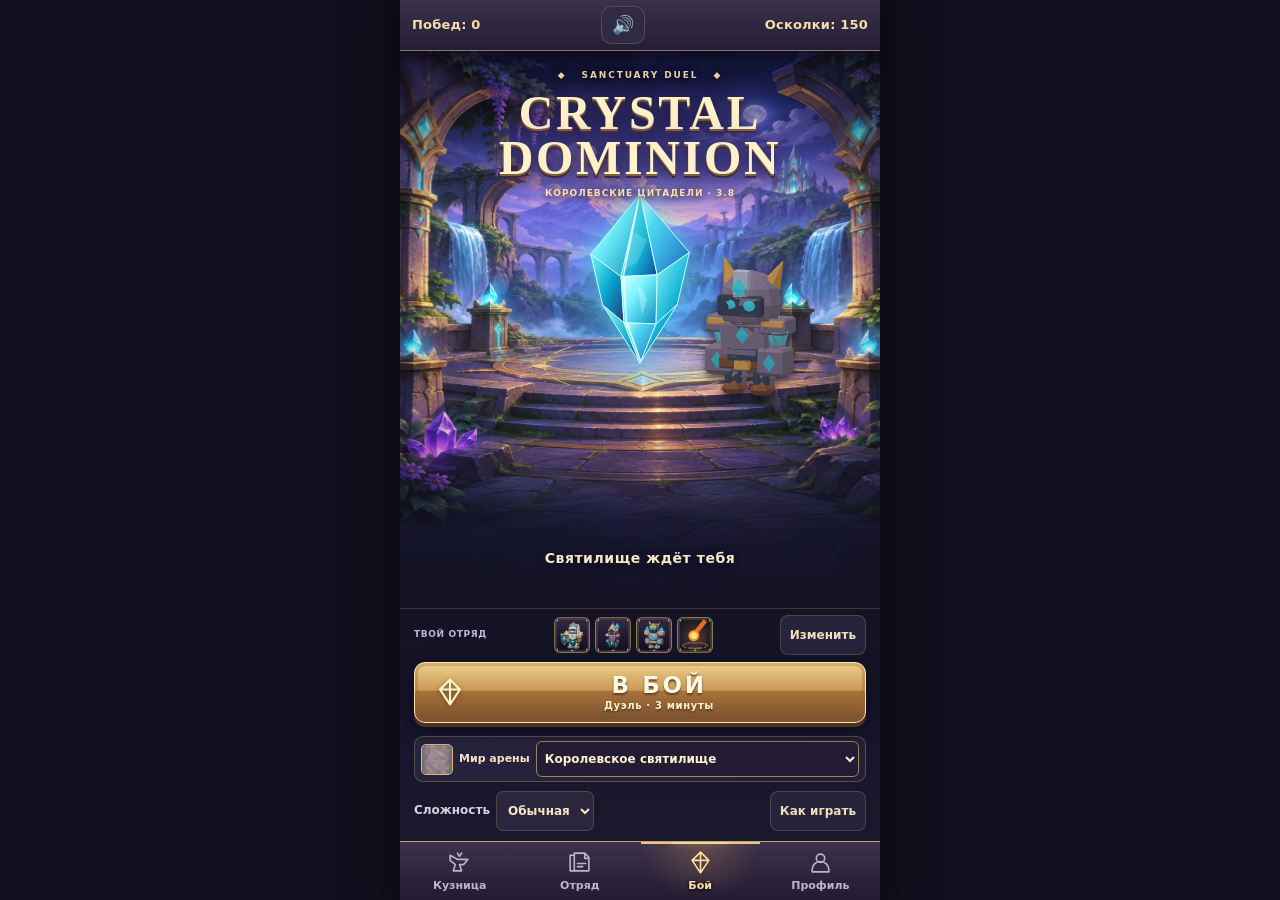
<file: index.html>
<!DOCTYPE html>
<html lang="ru">
<head>
<meta charset="utf-8">
<meta name="viewport" content="width=device-width,initial-scale=1,viewport-fit=cover">
<meta name="theme-color" content="#161329">
<meta name="description" content="Crystal Dominion — мобильная стратегия: призывай бойцов рунами, захватывай святилище и разрушь ядро соперника.">
<meta name="apple-mobile-web-app-capable" content="yes">
<meta name="mobile-web-app-capable" content="yes">
<meta name="apple-mobile-web-app-status-bar-style" content="black-translucent">
<meta name="apple-mobile-web-app-title" content="Crystal">
<link rel="manifest" href="manifest.webmanifest">
<link rel="icon" href="icon-192.png" type="image/png">
<link rel="apple-touch-icon" href="icon-180.png">
<title>Crystal Dominion 3.9 — Ultimate Vision</title>
<!-- Ultimate Vision 3.9: locked battle camera and separate paused inspection; simulation unchanged. -->
<link rel="stylesheet" href="style.css?v=31">
<link rel="stylesheet" href="lobby-32.css?v=32">
<link rel="stylesheet" href="battlefield-33.css?v=33">
<link rel="stylesheet" href="performance-332.css?v=332">
<link rel="stylesheet" href="kingdom-35.css?v=35">
<link rel="stylesheet" href="royal-37.css?v=37">
<link rel="stylesheet" href="citadel-38.css?v=46">
<link rel="stylesheet" href="cards-43.css?v=45">
</head>
<body>
<div id="app" class="living-lobby kingdom-35 royal-36" data-lobby-mode="static">
  <header><b id="tr"></b><button type="button" class="snd" data-sound="icon" aria-label="Звук">🔊</button><b id="co"></b></header>
  <main>
    <section id="battle" class="tab on">
      <div class="lobby-stage" id="lobby-stage">
        <div class="lobby-scenery" aria-hidden="true">
          <div class="lobby-landscape"></div><div class="lobby-clouds"></div>
          <div class="lobby-water left"></div><div class="lobby-water right"></div>
          <div class="lobby-mist"></div><div class="lobby-altar-glow"></div>
          <div class="lobby-sigil"><svg viewBox="0 0 240 240"><circle cx="120" cy="120" r="105" fill="none" stroke="#f8d89a" stroke-width="1.2" stroke-dasharray="3 10"/><circle cx="120" cy="120" r="92" fill="none" stroke="#f6c97c" stroke-width="2" stroke-dasharray="30 10 5 10"/><path d="M120 13 127 24 120 36 113 24ZM120 204 127 216 120 227 113 216ZM13 120 24 113 36 120 24 127ZM204 120 216 113 227 120 216 127Z" fill="#f7da9f"/></svg></div>
          <div class="lobby-aura"></div>
          <div class="lobby-crystal" id="lobby-crystal"><img src="sanctuary-crystal.svg" alt="" width="200" height="310"></div>
          <div class="lobby-guardian" id="lobby-guardian"><img src="sanctuary-guardian.webp" alt="" width="313" height="476"></div>
          <div id="lobby-live3d" class="lobby-live3d"></div>
          <div class="lobby-motes" id="lobby-motes"></div><div class="lobby-vignette"></div>
        </div>
        <div class="lobby-brand"><div class="lobby-eyebrow">◆ &nbsp; SANCTUARY DUEL &nbsp; ◆</div><h1>CRYSTAL<br>DOMINION</h1><div class="lobby-edition">КОРОЛЕВСКИЕ ЦИТАДЕЛИ · 3.8</div></div>
        <button type="button" id="lobby-bless" class="lobby-bless" aria-label="Поприветствовать хранителя" title="Поприветствовать хранителя"></button>
        <p class="lobby-whisper" id="lobby-whisper" aria-live="polite">Святилище ждёт тебя</p>
      </div>
      <div class="lobby-panel">
        <div class="lobby-squad-row"><span>ТВОЙ ОТРЯД</span><div id="lobby-squad" aria-label="Текущий отряд"></div><button type="button" id="lobby-edit" aria-label="Изменить отряд">Изменить</button></div>
        <button id="play" class="big lobby-play"><svg aria-hidden="true" viewBox="0 0 24 24"><path d="m12 2 8 8-8 12L4 10Z M12 2v20M4 10h16" fill="none" stroke="currentColor" stroke-width="1.7" stroke-linejoin="round"/></svg><span>В БОЙ</span><small>Дуэль · 3 минуты</small></button>
        <p id="loadstatus" role="status" class="hint"></p>
        <div class="royal-world-control"><label for="royal-world">Мир арены</label><select id="royal-world" aria-label="Тема арены"><option value="royal">Королевское святилище</option><option value="forest">Зачарованный лес</option><option value="frost">Ледяное королевство</option><option value="ember">Огненная цитадель</option><option value="sky">Небесный храм</option></select></div><div class="lobby-options"><label class="difficulty">Сложность <select id="difficulty"><option value="easy">Лёгкая</option><option value="normal">Обычная</option><option value="hard">Высокая</option></select></label><button type="button" id="lobby-help" aria-expanded="false" aria-controls="lobby-rules">Как играть</button></div>
        <div class="rules" id="lobby-rules" hidden><p><b>1</b> Перетащи руну на свою половину арены или выбери руну и коснись поля. Руны заряжаются сами.</p><p><b>2</b> Удерживай святилище в центре, чтобы призвать хранителя.</p><p><b>3</b> Разрушь ядро соперника! В последнюю минуту руны заряжаются вдвое быстрее.</p></div>
      </div>
    </section>
    <section id="cards" class="tab">
      <div class="lobby-chapter chapter-hall"><div class="chapter-emblem">◇</div><small>ЗАЛ ХРАНИТЕЛЕЙ</small><h2>Твой отряд</h2></div>
      <button id="open-kingdom-hall" type="button" class="kingdom-hall-entry"><span class="k-icon">✧</span><span><b>Зал коллекции</b><small>3D-модели · облики хранителя</small></span><span aria-hidden="true">›</span></button>
      <h2>Отряд (4 руны)</h2><div id="deck" class="grid"></div>
      <h2>Коллекция</h2><div id="coll" class="grid"></div>
      <p class="hint" id="deckhint">Выбери руну в коллекции, затем замени одну из четырёх.</p>
      <p id="lobby-rune-info" class="lobby-info" aria-live="polite">Коснись руны, чтобы узнать её роль.</p>
    </section>
    <section id="shop" class="tab">
      <div class="lobby-chapter chapter-forge"><div class="chapter-emblem">✧</div><small>МАСТЕРСКАЯ МАГИИ</small><h2>Кузница рун</h2></div>
      <p class="hint">Осколки дают за каждый бой. Открывай новые руны и улучшай свои: каждый уровень добавляет 7% здоровья и урона.</p><p id="shopmsg" class="hint" role="status"></p><div id="unlock-list"></div>
    </section>
    <section id="profile" class="tab">
      <div class="lobby-chapter chapter-profile"><div class="chapter-emblem">◈</div><small>ЛЕТОПИСЬ КОРОЛЕВСТВА</small><h2>Хранитель</h2></div>
      <p id="record"></p>
      <div class="lobby-preferences"><h2>Атмосфера меню</h2><label for="lobby-quality">Анимация</label><select id="lobby-quality"><option value="auto">Авто · 2.5D</option><option value="full">Полная · 3D</option><option value="light">Лёгкая</option><option value="static">Статичная</option></select><p class="hint" id="lobby-quality-note" aria-live="polite"></p><label for="lobby-music">Музыка меню</label><button type="button" id="lobby-music" aria-pressed="true">Включена</button></div>
      <div class="lobby-preferences perf-options"><h2>Производительность</h2><label for="perf-mode">Нагрузка арены</label><select id="perf-mode"><option value="auto">Авто (рекомендуется)</option><option value="eco">Экономичная</option><option value="balanced">Сбалансированная</option><option value="full">Максимальная</option></select><p class="hint" id="perf-mode-note">В авто-режиме декорации упрощаются при просадках FPS.</p><label class="perf-toggle"><input type="checkbox" id="perf-toggle"> Показать диагностику FPS в бою</label><p class="hint">Параметр меняет нагрузку новых эффектов, а не правила боя. Разрешение и тени регулирует существующий адаптивный рендерер.</p></div><div class="lobby-preferences arena-options"><h2>Оформление арены</h2><label for="arena-effects">Движение окружения</label><select id="arena-effects"><option value="auto">Авто · живое окружение</option><option value="light">Лёгкое</option><option value="static">Статичное</option></select><p class="hint">Настройка влияет только на новое оформление. Системное уменьшение движения имеет приоритет.</p></div><div class="lobby-preferences imperial-audio"><h2>Качество звука</h2><label for="imperial-audio-profile">Нагрузка аудио</label><select id="imperial-audio-profile"><option value="auto">Авто</option><option value="low">Экономичный</option><option value="balanced">Сбалансированный</option><option value="full">Полный (в пределах графического бюджета)</option></select><p class="hint">Совместимый режим iPhone выбирается в настройках звука ниже.</p></div><details class="battle-mixer"><summary>Звуковое оформление боя</summary><div class="mix-content"><label class="mix-row"><span>Музыка боя</span><output>30%</output><input type="range" min="0" max="100" step="5" value="30" data-audio-mix="music" aria-label="Музыка боя"></label><label class="mix-row"><span>Звуки сражения</span><output>80%</output><input type="range" min="0" max="100" step="5" value="80" data-audio-mix="sfx" aria-label="Звуки сражения"></label><label class="mix-row"><span>Окружение</span><output>25%</output><input type="range" min="0" max="100" step="5" value="25" data-audio-mix="ambient" aria-label="Окружение"></label><label class="mix-row"><span>Возгласы бойцов</span><output>55%</output><input type="range" min="0" max="100" step="5" value="55" data-audio-mix="voice" aria-label="Возгласы бойцов"></label><label class="mix-vibration"><input type="checkbox" data-audio-mix="vibration" checked> Тактильная отдача (если поддерживается)</label><button type="button" class="mix-reset" data-audio-reset>Восстановить настройки</button><div class="audio-recovery" style="display:grid;gap:6px;margin:8px 0;min-width:0"><label style="display:grid;gap:5px">Режим звука<select data-audio-mode style="width:100%;min-height:42px;color:#fff;background:#33253d;border:1px solid #a88b64;border-radius:8px;padding:6px"><option value="auto">Авто (Web Audio)</option><option value="media">Совместимый (iPhone)</option></select></label><button type="button" data-audio-test class="mix-reset">Проверить звук / восстановить</button><small data-audio-status role="status" style="color:#ffe0a5;font-size:12px;overflow-wrap:anywhere">Коснись кнопки для проверки.</small></div></div></details>
      <div class="lobby-preferences royal-options"><h2>Имперская графика</h2><label for="royal-world-profile">Мир арены</label><select id="royal-world-profile"><option value="royal">Королевское святилище</option><option value="forest">Зачарованный лес</option><option value="frost">Ледяное королевство</option><option value="ember">Огненная цитадель</option><option value="sky">Небесный храм</option></select><label class="kingdom-check"><input id="royal-vfx" type="checkbox" checked> Улучшенные магические эффекты</label><label class="kingdom-check"><input id="royal-intro-effects" type="checkbox" checked> Торжественные эффекты победы</label><p class="hint">Все пять миров имеют одинаковые правила и открыты сразу. В экономичном режиме оформление упрощается.</p></div><div class="lobby-preferences kingdom-prefs"><h2>Зачарованное королевство</h2><button type="button" id="open-kingdom-profile" class="kingdom-hall-entry"><span class="k-icon">◇</span><span><b>Облик хранителя</b><small id="guardian-equipped">Титан</small></span><span aria-hidden="true">›</span></button><label class="kingdom-check"><input id="kingdom-intro-pref" type="checkbox" checked> Вступительная панорама</label><label class="kingdom-check"><input id="kingdom-day-pref" type="checkbox" checked> Смена времени суток в бою</label></div>
      <details class="camera-38" data-camera-controls><summary>Ultimate Vision · 3.9</summary><div class="camera-controls"><label>Боевой обзор<select data-camera-mode aria-label="Боевой обзор"><option value="royal">Smart Battle · объёмный</option><option value="tactical">Tactical · без перспективы</option></select></label><label class="camera-check"><input data-camera-auto type="checkbox" checked> Автоматический выбор ракурса</label><label><span class="camera-range">Ручной наклон <output data-camera-angle>72°</output></span><input data-camera-pitch type="range" min="58" max="85" step="1" value="72" aria-label="Наклон камеры"></label><label><span class="camera-range">Безопасный масштаб <output data-camera-zoom-value>100%</output></span><input data-camera-zoom type="range" min="85" max="100" step="1" value="100" aria-label="Безопасный масштаб"></label><label class="camera-check"><input data-camera-markers type="checkbox" checked> Отметки перекрытых бойцов</label><label class="camera-check"><input data-camera-compact type="checkbox" checked> Компактный боевой интерфейс</label><label class="camera-check"><input data-camera-intro type="checkbox" checked> Вступление 3D</label><label class="camera-check"><input data-camera-cinema type="checkbox" checked> Кинематографичный финал</label><button class="camera-reset" type="button" data-camera-reset>Сбросить камеру</button><small data-camera-desc aria-live="polite">Умное кадрирование</small><small>В бою камера неподвижна. Свободное вращение и увеличение доступны только при осмотре на паузе.</small></div></details>
      <details class="kingdom-roadmap"><summary>Летопись развития</summary><div><p><b>3.5 · Enchanted Kingdom</b><small>Смена атмосферы, зал коллекции, облики, портреты и награды.</small></p><p><b>3.7 · Imperial Sanctuary</b><small>Выпущено: восемь улучшенных моделей, пять тем, водные каналы и новый звук.</small></p><p><b>3.8 · Royal Citadels</b><small>Шесть новых башен, анимированные маги, три режима камеры и разрушение.</small></p><p><b>3.8.1 · Crystal Vision</b><small>Четыре режима камеры, безопасный масштаб, отметки бойцов.</small></p><p><b>4.0 · Crystal Adventure</b><small>План: карта приключений, сюжет и боссы.</small></p><small>Дальнейшие версии — направления разработки, не выпущенные режимы.</small></div></details>
      <div class="profile-actions"><button id="export" type="button">Скопировать код прогресса</button><button id="import" type="button">Восстановить из кода</button></div>
      <p id="savemsg" class="hint" role="status"></p>
      <p id="installhint" class="hint" hidden>Чтобы прогресс не пропал, добавь игру на экран «Домой»: кнопка «Поделиться» → «На экран „Домой“».</p>
      <p class="hint">Прогресс сохраняется на этом устройстве. Код прогресса — запасная копия, если сменишь телефон или браузер.</p>
    </section>
  </main>
  <nav aria-label="Разделы игры">
    <button data-t="shop"><svg viewBox="0 0 24 24" aria-hidden="true"><path d="m3 5 7 4h10l-4 5h-4l2 6H6l2-6L3 10Z M10 3l2 3 2-3"/></svg><small>Кузница</small></button>
    <button data-t="cards"><svg viewBox="0 0 24 24" aria-hidden="true"><path d="M7 3h10l4 4v13H7Z M7 5H3v15h4 M17 3v5h4 M10 13h8 M10 16h5"/></svg><small>Отряд</small></button>
    <button data-t="battle" class="on"><svg viewBox="0 0 24 24" aria-hidden="true"><path d="M12 2 20 10 12 22 4 10Z M12 2v20 M4 10h16"/></svg><small>Бой</small></button>
    <button data-t="profile"><svg viewBox="0 0 24 24" aria-hidden="true"><circle cx="12" cy="8" r="4"/><path d="M4 21v-2a8 8 0 0 1 16 0v2Z"/></svg><small>Профиль</small></button>
  </nav>
  <div id="game" hidden>
    <div id="hud"><div class="core-stat own"><span>Твоё ядро <b id="hp0">100%</b></span><i><i id="fill0"></i></i></div><strong id="time">3:00</strong><div class="core-stat enemy"><span>Враг <b id="hp1">100%</b></span><i><i id="fill1"></i></i></div><button id="pause" type="button" aria-label="Пауза"><span aria-hidden="true">❚❚</span></button></div>
    <output id="perf" aria-label="Статистика производительности" hidden></output>
    <output id="perf332" aria-label="Расширенная диагностика производительности" hidden></output>
    <div id="bar" data-owner="-1"><i id="el"></i><b id="ev">Святилище · 30с</b></div>
    <div id="stage">
      <div id="kingdom-phase" class="kingdom-phase" aria-hidden="true" hidden>Золотой рассвет</div>
      <canvas id="cv" width="360" height="560" aria-label="Игровая арена"></canvas>
      <div id="banner" aria-live="polite"></div>
      <div id="toast" role="status"></div>
      <div id="vision-inspection" hidden aria-label="Осмотр арены на паузе"><div class="vision-toolbar"><strong>Осмотр · бой на паузе</strong><button type="button" id="vision-inspect-close">К паузе</button></div><div id="vision-touch" aria-label="Перемещайте палец для вращения, два пальца для масштаба"></div><div class="vision-inspect-panel"><div class="vision-focus"><button type="button" data-focus="arena" aria-pressed="true">Арена</button><button type="button" data-focus="own" aria-pressed="false">Наше ядро</button><button type="button" data-focus="enemy" aria-pressed="false">Враг</button><button type="button" data-focus="shrine" aria-pressed="false">Храм</button></div><label>Поворот<input id="vision-yaw" type="range" min="-180" max="180" step="1" value="0" aria-label="Поворот"></label><label>Наклон<input id="vision-orbit-pitch" type="range" min="35" max="85" step="1" value="60" aria-label="Наклон осмотра"></label><label>Масштаб <output id="vision-zoom-value">100%</output><input id="vision-orbit-zoom" type="range" min="85" max="150" value="100" aria-label="Масштаб осмотра"></label><button type="button" id="vision-orbit-reset">Общий вид</button></div></div>
      <div id="vision-intro" hidden><span>Королевское святилище</span><button id="vision-intro-skip" type="button">Пропустить</button></div>
    </div>
    <div id="hand"></div>
    <div id="ghost" aria-hidden="true" hidden></div>
    <div id="pausemenu" hidden><div><h2>Пауза</h2><button id="resume" type="button" class="big">Продолжить</button><button id="vision-inspect-open" type="button">Осмотреть арену в 3D</button><button id="sound" type="button" data-sound="text" aria-pressed="true">Звук: вкл</button><details class="battle-mixer"><summary>Громкость и вибрация</summary><div class="mix-content"><label class="mix-row"><span>Музыка боя</span><output>30%</output><input type="range" min="0" max="100" step="5" value="30" data-audio-mix="music" aria-label="Музыка боя"></label><label class="mix-row"><span>Звуки сражения</span><output>80%</output><input type="range" min="0" max="100" step="5" value="80" data-audio-mix="sfx" aria-label="Звуки сражения"></label><label class="mix-row"><span>Окружение</span><output>25%</output><input type="range" min="0" max="100" step="5" value="25" data-audio-mix="ambient" aria-label="Окружение"></label><label class="mix-row"><span>Возгласы бойцов</span><output>55%</output><input type="range" min="0" max="100" step="5" value="55" data-audio-mix="voice" aria-label="Возгласы бойцов"></label><label class="mix-vibration"><input type="checkbox" data-audio-mix="vibration" checked> Тактильная отдача (если поддерживается)</label><button type="button" class="mix-reset" data-audio-reset>Восстановить настройки</button><div class="audio-recovery" style="display:grid;gap:6px;margin:8px 0;min-width:0"><label style="display:grid;gap:5px">Режим звука<select data-audio-mode style="width:100%;min-height:42px;color:#fff;background:#33253d;border:1px solid #a88b64;border-radius:8px;padding:6px"><option value="auto">Авто (Web Audio)</option><option value="media">Совместимый (iPhone)</option></select></label><button type="button" data-audio-test class="mix-reset">Проверить звук / восстановить</button><small data-audio-status role="status" style="color:#ffe0a5;font-size:12px;overflow-wrap:anywhere">Коснись кнопки для проверки.</small></div></div></details><details class="camera-38" data-camera-controls><summary>Ultimate Vision · 3.9</summary><div class="camera-controls"><label>Боевой обзор<select data-camera-mode aria-label="Боевой обзор"><option value="royal">Smart Battle · объёмный</option><option value="tactical">Tactical · без перспективы</option></select></label><label class="camera-check"><input data-camera-auto type="checkbox" checked> Автоматический выбор ракурса</label><label><span class="camera-range">Ручной наклон <output data-camera-angle>72°</output></span><input data-camera-pitch type="range" min="58" max="85" step="1" value="72" aria-label="Наклон камеры"></label><label><span class="camera-range">Безопасный масштаб <output data-camera-zoom-value>100%</output></span><input data-camera-zoom type="range" min="85" max="100" step="1" value="100" aria-label="Безопасный масштаб"></label><label class="camera-check"><input data-camera-markers type="checkbox" checked> Отметки перекрытых бойцов</label><label class="camera-check"><input data-camera-compact type="checkbox" checked> Компактный боевой интерфейс</label><label class="camera-check"><input data-camera-intro type="checkbox" checked> Вступление 3D</label><label class="camera-check"><input data-camera-cinema type="checkbox" checked> Кинематографичный финал</label><button class="camera-reset" type="button" data-camera-reset>Сбросить камеру</button><small data-camera-desc aria-live="polite">Умное кадрирование</small><small>В бою камера неподвижна. Свободное вращение и увеличение доступны только при осмотре на паузе.</small></div></details><button id="quit" type="button">Выйти из боя</button></div></div>
  </div>
  <div id="res" hidden><div><div class="kingdom-result-emblem" aria-hidden="true"><svg viewBox="0 0 120 100"><path d="M20 69 11 30 38 49 60 15 82 49 109 30 100 69Z" fill="#ad7a35" stroke="#f8dea2" stroke-width="3"/><path d="m20 69 80 0-7 14H27Z" fill="#edc67c" stroke="#ffedbc" stroke-width="2"/><path d="m60 35 13 17-13 17-13-17Z" fill="#64d6f3" stroke="#e1fbff" stroke-width="2"/><path d="m20 74 80 0" stroke="#694c37" stroke-width="2"/></svg><i></i><i></i><i></i><i></i></div><h2 id="rt"></h2><p id="rp"></p><div id="kingdom-reward" class="kingdom-reward" hidden><span aria-hidden="true">◆</span><b id="kingdom-reward-count" aria-hidden="true">+0</b><small>Осколки получены</small></div><p id="rhint" class="hint"></p><button id="again" type="button" class="big">Ещё бой</button><button id="rb" type="button" class="plain">В меню</button></div></div>
  <div id="kingdom-intro" class="kingdom-modal kingdom-intro" hidden role="dialog" aria-modal="true" aria-labelledby="kingdom-intro-title">
    <div class="kingdom-intro-art" aria-hidden="true"></div><div class="kingdom-intro-vignette" aria-hidden="true"></div>
    <div class="kingdom-intro-content"><small>ХРОНИКИ КРИСТАЛЛОВ</small><h2 id="kingdom-intro-title">Битва за святилище</h2><div class="kingdom-versus"><span><i></i>ЛАЗУРЬ</span><b>VS</b><span><i></i>АМЕТИСТ</span></div><p>Защити ядро. Пробуди хранителя.</p><button type="button" id="kingdom-intro-skip" class="big">Начать бой</button><small>Вступление можно отключить в профиле.</small></div>
  </div>
  <div id="kingdom-hall" class="kingdom-modal kingdom-hall" hidden role="dialog" aria-modal="true" aria-labelledby="kingdom-hall-title"><div class="kingdom-hall-panel">
    <div class="kingdom-hall-top"><div><small>КРИСТАЛЬНАЯ ГАЛЕРЕЯ</small><h2 id="kingdom-hall-title">Зал коллекции</h2></div><button type="button" id="kingdom-hall-close" aria-label="Закрыть зал">×</button></div>
    <div class="kingdom-hall-picker"><button id="kingdom-prev" type="button" aria-label="Предыдущая модель">‹</button><select id="kingdom-item" aria-label="Выбор персонажа"></select><button id="kingdom-next" type="button" aria-label="Следующая модель">›</button></div>
    <div id="kingdom-showcase" class="kingdom-showcase"><div class="kingdom-pedestal" aria-hidden="true"></div><div id="kingdom-portrait" class="kingdom-portrait" aria-hidden="true"></div><div id="kingdom-model" class="kingdom-model"></div><span id="kingdom-showcase-note" class="kingdom-showcase-note" role="status">Портрет модели</span></div>
    <div class="kingdom-hall-name"><h3 id="kingdom-item-name"></h3><span id="kingdom-item-level"></span></div><p id="kingdom-item-info"></p>
    <div class="kingdom-actions"><button id="kingdom-rotate" type="button" aria-pressed="true">Вращение</button><button id="kingdom-attack" type="button">Атака</button><button id="kingdom-voice" type="button">Звук</button></div>
    <button id="kingdom-equip" type="button" class="big" hidden>Выбрать облик</button><small id="kingdom-hall-status" role="status">Облики меняют только внешность. Сила хранителя прежняя.</small>
  </div></div>
</div>
<script src="three.min.js?v=31"></script>
<script src="three-fallback.js?v=31"></script>
<script src="art.js?v=31"></script>
<script src="environment.js?v=44"></script>
<script src="binary-models.js?v=31"></script>
<script src="hd-models.js?v=31"></script>
<script src="towers.js?v=31"></script>
<script src="character-models-37.js?v=37"></script>
<script src="characters.js?v=31"></script>
<script src="battle-safe-sfx-331.js?v=331"></script>
<script src="battle-safe-sfx-37.js?v=37"></script>
<script src="audio-37.js?v=37"></script>
<script src="battlefield-332.js?v=44"></script>
<script src="visual-34.js?v=34"></script>
<script src="kingdom-scene-35.js?v=35"></script>
<script src="royal-scene-37.js?v=37"></script>
<script src="imperial-scene-37.js?v=37"></script>
<script src="citadel-38.js?v=42"></script>
<script src="winter-45.js?v=46"></script>
<script src="rift-46.js?v=47"></script>
<script src="camera-38.js?v=39"></script>
<script src="render3d.js?v=46"></script>
<script src="performance-332.js?v=332"></script>
<script src="game.js?v=46"></script>
<script src="pwa.js?v=31"></script>
<script src="lobby-32.js?v=32"></script>
<script src="kingdom-ui-35.js?v=39"></script>
<script src="royal-ui-37.js?v=37"></script>
<script src="citadel-ui-38.js?v=39"></script>
<script>
/* ------------------------------------------------------------------------- *
 * Бой: камера ближе на 25%  (патч 3.9-zoom125, живёт целиком в index.html)
 *
 * Авто-подбор кадра в render3d.js не трогаем: наклон (pitch) и FOV остаются
 * теми же, что выбрал штатный солвер, — уменьшается только дистанция посадки
 * камеры. Поэтому V.pick() и отрисовка пользуются одной и той же матрицей,
 * и боец по-прежнему встаёт точно под палец.
 * ------------------------------------------------------------------------- */
(() => {
  'use strict';
  const ZOOM = 1.25;                      // 1.25 = на 25% ближе
  const api = window.CDCamera38;
  if (!api || typeof api.view !== 'function') return;

  const baseView = api.view.bind(api);
  let pin = null;                         // {pitch, fov, k} — включённый зум

  api.view = aspect => {
    const v = baseView(aspect);
    if (v.legacy || !pin) return v;
    return { ...v, pitch: pin.pitch, fov: pin.fov, automatic: false, margin: v.margin * pin.k };
  };

  // Линейный размер арены на экране: ~1/дистанция (перспектива), 1/halfHeight (план).
  const screenScale = s => s.projection === 'orthographic'
    ? 1 / s.halfHeight
    : 1 / (s.distance * Math.tan(s.fov * Math.PI / 360));

  let busy = false;
  function calibrate() {
    if (busy || typeof V === 'undefined' || !V.ok || !V.refitCamera) return;
    busy = true;
    try {
      pin = null;
      V.refitCamera();
      let s = V.cameraStats(), fits = s.fitCount;
      if (!s.available || s.settings?.legacy || !Number.isFinite(screenScale(s))) { pin = null; return; }
      const base = screenScale(s), target = base * ZOOM;
      pin = { pitch: s.pitch, fov: s.fov ?? 22, k: ZOOM };
      for (let i = 0; i < 6; i++) {
        V.refitCamera();
        s = V.cameraStats();
        if (s.fitCount === fits) { pin = null; return; }   // бой не идёт — fit() не вызывается
        fits = s.fitCount;
        const got = screenScale(s);
        if (!Number.isFinite(got) || got <= 0) { pin = null; return; }
        if (Math.abs(got / target - 1) < 0.001) break;
        pin.k *= target / got;                             // k почти линеен по масштабу
      }
      api.zoomApplied = +(screenScale(V.cameraStats()) / base).toFixed(4);
    } finally { busy = false; }
  }
  api.zoomTarget = ZOOM;
  api.zoomApplied = null;
  api.recalibrateZoom = calibrate;

  if (typeof V !== 'undefined' && V.ok && typeof V.begin === 'function') {
    const begin = V.begin;
    V.begin = state => { const r = begin(state); calibrate(); return r; };
  }
  let timer = 0;
  const later = () => { clearTimeout(timer); timer = setTimeout(calibrate, 120); };
  addEventListener('resize', later);
  addEventListener('orientationchange', later);
  document.addEventListener('cd-camera-38-change', later);
})();
</script>
</body>
</html>
</file>
<file: style.css>
:root{color-scheme:dark;--stone:#272034;--gold:#eab66a;--goldlight:#ffe0a5;--cyan:#24d9ff;--violet:#bd42ff;--ink:#130f20;--cream:#f3e8df}
*{box-sizing:border-box;margin:0;-webkit-tap-highlight-color:transparent}
html,body{height:100%;width:100%;overflow:hidden}
body{background:#130e1d;color:var(--cream);font:600 15px/1.3 system-ui,-apple-system,sans-serif;overscroll-behavior:none;user-select:none}
#app{position:relative;height:100vh;height:100dvh;display:flex;flex-direction:column;max-width:480px;margin:auto;background:radial-gradient(ellipse at 50% 32%,#493451,#20192d 70%);padding-top:env(safe-area-inset-top);box-shadow:0 0 45px #0009}
header{display:flex;justify-content:space-between;padding:10px 14px;background:#211a31;border-bottom:1px solid #b78c5266;color:var(--goldlight)}
main{flex:1;overflow:auto;padding:14px}
.tab{display:none;text-align:center}.tab.on{display:block}
h1{font-size:clamp(36px,11vw,56px);line-height:.95;letter-spacing:.08em;margin:24px 0 8px;color:var(--goldlight);text-shadow:0 3px #5e3f23,0 0 24px #ba80f54a;font-family:Georgia,serif}
h2{margin:12px 0 8px;color:var(--goldlight)}
.art{position:relative;display:grid;place-items:center;margin:25px 0 32px;min-height:185px;color:var(--gold);font-size:11px;letter-spacing:.25em;gap:12px}
.sigil{display:grid;place-items:center;width:136px;height:136px;border:3px double #d8a965;border-radius:50%;font-size:112px;color:#8ceeff;background:radial-gradient(ellipse,#32c9ff2b,#382243 70%);box-shadow:0 0 24px #59d8ff22,inset 0 0 20px #cea2ff20;text-shadow:0 0 22px #24d9ff}
.big{width:100%;padding:14px 12px;font:800 20px/1.3 system-ui,sans-serif;letter-spacing:.06em;color:#fff8e9;background:linear-gradient(#6e4f83,#392845);border:2px solid #e5b877;border-radius:10px;box-shadow:0 4px 0 #1a1024,0 5px 16px #0005}
.big:active{transform:translateY(2px)}
.grid{display:grid;grid-template-columns:repeat(4,minmax(0,1fr));gap:10px}
.card{background:linear-gradient(145deg,#625169,#30283f);border:1px solid #a48765;border-radius:7px;box-shadow:0 2px 0 #140f20;padding:5px 2px;font-size:10px;position:relative;text-align:center;min-width:0;line-height:1.15;overflow-wrap:anywhere;cursor:pointer}
.card em{display:block;font-size:clamp(20px,6vw,30px);font-style:normal;line-height:1.3}
.card b{position:absolute;top:-5px;left:-3px;background:linear-gradient(#b45bec,#65299f);border:1px solid #e8b3ff;border-radius:7px;min-width:20px;padding:2px 4px;font-size:11px;color:white;z-index:1}
.card.sel{outline:2px solid #ffce74;box-shadow:0 0 12px #ffbc6b88;transform:translateY(-4px)}.card.lock{opacity:.45}
.hint{opacity:.8;margin-top:10px;font-size:13px}
nav{display:flex;background:#21192f;padding-bottom:env(safe-area-inset-bottom);border-top:1px solid #b78c5266}
nav button{flex:1;padding:8px 0;font-size:23px;background:none;border:0;color:#f6e6d1;opacity:.65}
nav button.on{opacity:1;background:#483351;color:#ffdb99}nav small{display:block;font:600 11px system-ui,sans-serif}
#game{position:absolute;inset:0;background:#201729;display:flex;flex-direction:column;align-items:center;padding-top:env(safe-area-inset-top);padding-bottom:env(safe-area-inset-bottom);overflow:hidden}
#game[hidden],#res[hidden]{display:none}
#hud{width:100%;display:flex;align-items:center;justify-content:space-between;padding:5px 10px;flex:0 0 auto;font-size:12px;color:var(--goldlight);background:linear-gradient(#2d243a,#21192e);border-bottom:1px solid #8c6e53}
#cv{flex:1 1 0;width:100%;min-height:0;display:block;touch-action:none;outline:0;background:#241d2e}
#bar{position:relative;width:calc(100% - 14px);height:19px;flex:0 0 19px;background:#170f24;margin:4px 7px 0;border:1px solid #977046;border-radius:5px;overflow:hidden}
#el{position:absolute;inset:0 auto 0 0;background:linear-gradient(180deg,#da8dff,#a23af5 45%,#6025a5);transition:width .1s linear;box-shadow:inset 0 1px #f8cfff}
#bar b{position:absolute;inset:0;text-align:center;font-size:12px;line-height:17px;text-shadow:0 1px 2px #000}
#hand{display:flex;flex:0 0 auto;gap:6px;padding:8px 6px 6px;width:100%;background:linear-gradient(#261d33,#191422)}
#hand .card{flex:1;padding-top:6px;min-height:53px}
#res{position:absolute;inset:0;background:#0c0819b8;display:flex;align-items:center;justify-content:center;text-align:center;padding:24px;z-index:10}
#res>div{background:linear-gradient(#51405d,#282034);border:2px solid #d6ab6c;border-radius:12px;padding:24px;width:100%;max-width:340px;box-shadow:0 10px 45px #0008}
#res p{margin:12px 0 18px}button:focus-visible{outline:2px solid var(--cyan);outline-offset:2px}
@media(max-height:580px){#hud{padding:3px 8px;font-size:11px}#hand .card{min-height:42px;padding-top:3px}#hand .card em{font-size:18px}#hand{padding:5px 6px 4px}#bar{height:15px;flex-basis:15px}#bar b{line-height:13px}}

/* Crystal Sanctuary 2.7 — illustrated deck, compact gold-inlaid HUD. */
#app{background:radial-gradient(ellipse at 50% 22%,#4b355d 0,#291d3b 48%,#16101f 85%)}
header{background:linear-gradient(#32243f,#1c1528);border-bottom-color:#956b3d}
.art{margin:20px 0 27px;gap:9px;min-height:190px}.art small{font-size:9px;letter-spacing:.22em;color:#bdaec7}
.sigil{width:146px;height:146px;border:0;font-size:0;border-radius:50%;position:relative;background:radial-gradient(circle,#39d5f34f,#2c224c 42%,#161224 72%);box-shadow:0 0 30px #6952c444,inset 0 0 15px #d1b6ef25}
.sigil:before{content:"";position:absolute;inset:6px;border:2px solid #dba76a;border-radius:50%;box-shadow:0 0 0 4px #695145,inset 0 0 0 5px #71544788;transform:rotate(-14deg)}
.sigil:after{content:"";position:absolute;width:58px;height:100px;clip-path:polygon(50% 0,96% 34%,82% 70%,50% 100%,18% 70%,4% 34%);background:conic-gradient(from 25deg at 50% 45%,#b7faff,#1bbed9 20%,#0c7fae 44%,#67edff 57%,#1eabd4 72%,#e2ffff);filter:drop-shadow(0 0 9px #33d9ff);border:1px solid #b8f8ff}
.big{background:linear-gradient(#e3b66d,#9b5c32 46%,#683b36 52%,#583043);border:2px solid #f0ca83;text-shadow:0 2px 2px #492c2f;box-shadow:0 4px 0 #1d1324,0 7px 20px #0006}
#hud{gap:5px;padding:5px 7px;background:linear-gradient(#352442,#1c1528);font-size:11px;min-height:27px}#time{flex:1;white-space:nowrap;overflow:hidden;text-overflow:ellipsis}#crowns{white-space:nowrap}#sound{font:700 9px system-ui,sans-serif;border:1px solid #9c7954;border-radius:4px;background:#32243f;color:#f3d6a4;min-width:52px;padding:3px 4px;white-space:nowrap}
#game,#cv{background:#22192e}
#bar{height:18px;flex-basis:18px;border:1px solid #c0935d;box-shadow:inset 0 1px 5px #0006;background:#1d132b}#el{background:linear-gradient(#e6a0ff,#a646eb 44%,#7431bf 56%,#9a47de);box-shadow:inset 0 1px #f8d0ff,0 0 9px #ae55ff}
#hand{gap:5px;padding:7px 5px 5px;background:linear-gradient(#292039,#15101e);border-top:1px solid #5f4768}
.card{padding:3px 2px 4px;overflow:visible;background:linear-gradient(#4b3756,#261d36);border:1px solid #b08b5d;border-radius:7px;box-shadow:inset 0 0 0 1px #1f1729,0 2px 0 #0f0b18;font-size:10px;line-height:1.15;min-width:0;color:#fbefdf;cursor:pointer}
.card em{display:block;width:100%;max-width:74px;aspect-ratio:1;margin:0 auto 3px;background-image:url('cards-v27.svg');background-repeat:no-repeat;background-size:500% 200%;font-size:0!important;color:transparent;border-radius:5px;box-shadow:inset 0 0 0 1px #d0b07560;overflow:hidden}
.card[data-id="guard"] em{background-position:0% 0%}.card[data-id="archer"] em{background-position:25% 0%}.card[data-id="colossus"] em{background-position:50% 0%}.card[data-id="imp"] em{background-position:75% 0%}.card[data-id="mage"] em{background-position:100% 0%}.card[data-id="hounds"] em{background-position:0% 100%}.card[data-id="swarm"] em{background-position:25% 100%}.card[data-id="brute"] em{background-position:50% 100%}.card[data-id="meteor"] em{background-position:75% 100%}.card[data-id="spark"] em{background-position:100% 100%}
.card b{top:-4px;left:-3px;min-width:20px;padding:3px 4px;border-radius:50%;border:1px solid #e1c5f6;background:radial-gradient(circle at 35% 25%,#d38aff,#8042c2 65%,#4c266e);box-shadow:0 2px 3px #170e28;font-size:11px;line-height:1.05}
#hand .card{padding:2px 2px 3px;min-height:54px;font-size:9px}#hand .card em{max-width:clamp(39px,13vw,59px);margin-bottom:2px}
.card.sel{outline:2px solid #ffd084;box-shadow:0 0 10px #ffbd6a80,inset 0 0 0 1px #ffcf78;transform:translateY(-3px)}.card.lock{opacity:.53;filter:saturate(.68)}
#res>div{border:2px solid #d7a76d;box-shadow:0 0 0 5px #31223a,0 12px 50px #000a;background:radial-gradient(ellipse at top,#68506d,#2a203b 68%)}
@media(max-height:650px){#hand .card em{max-width:42px}#hand{padding-top:5px;padding-bottom:3px}#hand .card{min-height:46px}#bar{margin-top:2px}}
@media(prefers-reduced-motion:reduce){.card.sel{transform:none}#el{transition:none}}

/* Diagnostics are opt-in and do not consume arena layout height. */
#perf{position:absolute;top:calc(env(safe-area-inset-top) + 32px);left:5px;right:auto;z-index:3;max-width:calc(100% - 10px);padding:3px 6px;background:#150e24da;border:1px solid #ab8859;color:#f8e5b9;font:10px/1.3 monospace;pointer-events:none;border-radius:4px;white-space:normal}#perf[hidden]{display:none}

#play:disabled{opacity:.65;cursor:progress}#loadstatus{min-height:1.2em;max-width:340px;margin:8px auto;color:#e6c5a4;font-size:12px}

/* Crystal Dominion 3.0 */
h1{font-size:clamp(28px,9vw,46px);letter-spacing:.035em}.art{margin:14px 0 12px;min-height:133px;gap:4px}.sigil{width:106px;height:106px}.sigil:after{width:43px;height:73px}.rules{text-align:left;display:grid;gap:7px;margin:9px auto 14px;max-width:350px;font-size:13px;color:#efdbcc}.rules p{display:flex;gap:8px;align-items:flex-start}.rules b{flex:0 0 19px;text-align:center;color:#ffe2a0;background:#5b3e63;border-radius:50%;font-size:12px;line-height:19px}.difficulty{display:flex;align-items:center;justify-content:space-between;gap:8px;margin:10px 0;font-size:13px;color:#f1dbb7}.difficulty select{font:inherit;border:1px solid #c6a16f;background:#30233d;color:#fff;padding:7px;border-radius:7px;min-width:120px}.big{font-size:19px}.card{font-family:inherit;font-weight:700}.rune-name{display:block}.rune b{border-radius:6px;font-size:10px;background:linear-gradient(#c3a66c,#684b2b);color:#fff3cd;border-color:#f0d18f}.ready-label{display:block;font-size:11px;color:#a6f3ce;padding:3px 0 1px}.card.lock .ready-label{color:#f5d6ab}.cooldown-track{display:block;height:4px;background:#160f25;border-radius:3px;overflow:hidden;margin:1px 4px 0}.cooldown-track i{display:block;height:100%;width:100%;background:#e1be76}.card.lock{opacity:.66}.card.lock em{filter:saturate(.45)}.card.sel{outline-color:#72e4ef}#hand{padding:8px 7px 6px}#hand .card{font-size:10px;min-height:78px}#hand .card em{max-width:clamp(37px,13vw,58px)}#hud{min-height:42px;padding:5px 6px;gap:6px;justify-content:space-between}.core-stat{min-width:0;flex:1;display:flex;flex-direction:column;gap:4px}.core-stat span{display:flex;justify-content:space-between;gap:3px;font-size:10px;white-space:nowrap}.core-stat>i{display:block;height:6px;background:#160e21;border-radius:5px;overflow:hidden}.core-stat>i>i{display:block;height:100%;width:100%;background:#37d4ee}.core-stat.enemy>i>i{background:#c17bfc}#time{flex:0 0 auto;font-size:17px;letter-spacing:-.03em;color:#fff1d1}#sound{font-size:9px;min-width:48px;min-height:26px}#bar{margin:4px 6px 3px;height:21px;flex:0 0 21px;border-color:#a18b60}#el{background:#806138;box-shadow:none}#bar[data-owner="0"] #el{background:#237b9e}#bar[data-owner="1"] #el{background:#8348a8}#bar b{font-size:11px;line-height:19px}#perf{top:calc(env(safe-area-inset-top) + 72px)}#unlock-list{display:grid;gap:9px;margin:16px auto;max-width:320px}.unlock-item{display:flex;align-items:center;justify-content:space-between;gap:12px;padding:8px;border:1px solid #8a6c66;border-radius:9px;background:#362844}.unlock-item .card{width:86px;flex:none}.unlock-item>button:last-child{border:1px solid #c9a76b;background:#594034;border-radius:7px;padding:10px;color:#fff0c9;font:700 12px system-ui}.unlock-item>button:disabled{opacity:.5}#record{margin:14px 0;color:#f8d99c}.tab .grid .card{min-height:86px}@media(max-height:650px){.art{min-height:100px;margin:6px 0}.sigil{height:82px;width:82px}.sigil:after{height:53px;width:33px}.rules{gap:4px;font-size:12px}.difficulty{margin:4px 0}#hand .card{min-height:68px}#hand .card em{max-width:40px}}

/* ------------------------------------------------------------------ Crystal Dominion 3.1 */
/* Header: wins, sound toggle, shards. */
header{align-items:center;gap:8px;padding:6px 12px;font-size:15px}
header .snd{min-width:44px;min-height:38px;border:1px solid #8d6b49;border-radius:10px;background:#2c2139;color:#ffe0a5;font-size:18px;line-height:1}
header .snd[aria-pressed="false"]{opacity:.6}

/* Battle HUD: bigger text and a real pause button. */
#hud{min-height:48px;padding:5px 8px;gap:8px}
.core-stat span{font-size:12px}
.core-stat>i{height:7px}
#time{font-size:20px;min-width:52px;text-align:center;transition:color .3s}
#time.final{color:#ffd36e;text-shadow:0 0 10px #ffb44e;animation:finalPulse 1s ease-in-out infinite}
@keyframes finalPulse{50%{transform:scale(1.08)}}
#pause{flex:0 0 44px;width:44px;height:40px;border:1px solid #b08b5d;border-radius:10px;background:linear-gradient(#45334f,#291f36);color:#ffe3ad;font:800 14px/1 system-ui,sans-serif;letter-spacing:-1px}
#pause:disabled{opacity:.4}
#bar b{font-size:12px}

/* Arena stage: canvas plus overlays (banner, hints, vignette). */
#stage{position:relative;flex:1 1 0;min-height:0;width:100%;overflow:hidden}
#stage #cv{position:absolute;inset:0;width:100%;height:100%}
#stage::after{content:"";position:absolute;inset:0;pointer-events:none;background:radial-gradient(ellipse 75% 62% at 50% 52%,transparent 58%,#0d0816a8 100%)}
#banner{position:absolute;left:50%;top:10px;z-index:4;max-width:calc(100% - 24px);padding:8px 14px;border-radius:12px;background:#1a1226e6;border:1px solid #c9a46a;color:#ffe9bf;font:800 14px/1.25 system-ui,sans-serif;text-align:center;box-shadow:0 6px 20px #0008;opacity:0;transform:translate(-50%,-14px) scale(.96);transition:opacity .25s,transform .25s;pointer-events:none}
#banner.on{opacity:1;transform:translate(-50%,0) scale(1)}
#banner.gold{border-color:#ffd36e;color:#ffe7a8;box-shadow:0 0 22px #ffb44e66,0 6px 20px #0008}
#banner.own{border-color:#5fe4ff;color:#cff8ff;box-shadow:0 0 22px #24d9ff55,0 6px 20px #0008}
#banner.enemy{border-color:#c27bff;color:#f0d9ff;box-shadow:0 0 22px #bd42ff55,0 6px 20px #0008}
#toast{position:absolute;left:50%;bottom:10px;z-index:4;max-width:calc(100% - 24px);padding:8px 14px;border-radius:20px;background:#140d1ef0;border:1px solid #8f6f52;color:#ffe3b8;font:700 13px/1.25 system-ui,sans-serif;text-align:center;opacity:0;transform:translate(-50%,8px);transition:opacity .2s,transform .2s;pointer-events:none}
#toast.on{opacity:1;transform:translate(-50%,0)}

/* Hand: larger labels, clock overlay while a rune recharges, pop when it is ready. */
#hand .card{font-size:11px;min-height:80px;touch-action:none}
#hand .card .rune-name{font-size:11px}
#hand .card .ready-label{font-size:12px;font-weight:800}
.card b{font-size:11px}
.card em{position:relative}
#hand .card.lock em::after{content:"";position:absolute;inset:0;border-radius:5px;background:conic-gradient(#0b0714b8 calc(var(--cd,0) * 360deg),transparent 0)}
#hand .card.sel{transform:translateY(-6px);box-shadow:0 0 0 2px #72e4ef,0 0 18px #48d9ff99}
#hand .card.dragging{opacity:.45}
#hand .card.ready-pop{animation:readyPop .45s ease-out}
@keyframes readyPop{0%{transform:scale(1)}40%{transform:scale(1.09);box-shadow:0 0 0 2px #ffe08a,0 0 22px #ffc85a}100%{transform:scale(1)}}
#hand.pulse .card:not(.lock){animation:handPulse .7s ease-out}
@keyframes handPulse{30%{box-shadow:0 0 0 2px #ffe08a,0 0 18px #ffc85a;transform:translateY(-4px)}}
#hand.boost .cooldown-track i{background:linear-gradient(90deg,#ffd36e,#fff1c4,#ffd36e);box-shadow:0 0 8px #ffcf6e}
.card .lv{position:absolute;top:-4px;right:-3px;z-index:1;padding:2px 4px;border-radius:6px;background:linear-gradient(#59c9e8,#1e6d93);border:1px solid #bdf3ff;color:#fff;font:800 9px/1 system-ui,sans-serif}
#ghost{position:fixed;left:0;top:0;z-index:30;width:64px;height:64px;margin:-84px 0 0 -32px;border-radius:12px;pointer-events:none;background:url('cards-v27.svg') no-repeat;background-size:500% 200%;box-shadow:0 0 0 2px #ffe08a,0 8px 24px #000a;opacity:.92}
#ghost[hidden]{display:none}
#ghost[data-id="guard"]{background-position:0% 0%}#ghost[data-id="archer"]{background-position:25% 0%}#ghost[data-id="colossus"]{background-position:50% 0%}#ghost[data-id="imp"]{background-position:75% 0%}#ghost[data-id="mage"]{background-position:100% 0%}#ghost[data-id="hounds"]{background-position:0% 100%}#ghost[data-id="swarm"]{background-position:25% 100%}#ghost[data-id="brute"]{background-position:50% 100%}#ghost[data-id="meteor"]{background-position:75% 100%}#ghost[data-id="spark"]{background-position:100% 100%}

/* Pause menu and result card. */
#pausemenu{position:absolute;inset:0;z-index:12;display:flex;align-items:center;justify-content:center;padding:24px;background:#0c0819c4;backdrop-filter:blur(3px);-webkit-backdrop-filter:blur(3px)}
#pausemenu[hidden]{display:none}
#pausemenu>div{width:100%;max-width:320px;display:grid;gap:12px;padding:22px;border:2px solid #d7a76d;border-radius:14px;background:radial-gradient(ellipse at top,#68506d,#2a203b 68%);box-shadow:0 0 0 5px #31223a,0 12px 50px #000a;text-align:center}
#pausemenu h2{margin:0 0 4px}
#pausemenu button:not(.big),#res .plain{min-height:46px;border:1px solid #b08b5d;border-radius:10px;background:#3a2b47;color:#ffe9c2;font:700 15px system-ui,sans-serif}
#quit[data-confirm="1"]{background:#6b2f3c;border-color:#ff9a9a}
#res>div{display:grid;gap:10px}
#res p{margin:4px 0}
#rhint{color:#ffe2a0;min-height:0}
#rhint:empty{display:none}

/* Forge (unlock and upgrade), profile and backup code. */
.unlock-item{display:grid;grid-template-columns:76px 1fr auto;align-items:center;text-align:left}
.unlock-item .card{width:76px}
.forge-info{display:grid;gap:3px;min-width:0}
.forge-info b{color:#ffe0a5;font-size:14px}
.forge-info small{font-size:12px;color:#e3cfe0;line-height:1.25}
.forge-info .forge-level{color:#9fe8ff}
.unlock-item>button:last-child{min-height:44px;font-size:13px}
#unlock-list{max-width:420px}
.profile-actions{display:grid;gap:10px;max-width:320px;margin:14px auto}
.profile-actions button{min-height:46px;border:1px solid #c9a76b;border-radius:10px;background:#3a2b47;color:#ffe9c2;font:700 14px system-ui,sans-serif}
#installhint{border:1px dashed #c9a76b;border-radius:10px;padding:10px;color:#ffe2a0}
.rules{font-size:14px}
.difficulty{font-size:14px}
@media(max-height:650px){#hud{min-height:42px}#time{font-size:17px}#hand .card{min-height:70px}}
@media(prefers-reduced-motion:reduce){#time.final,#hand .card.ready-pop,#hand.pulse .card{animation:none}#banner,#toast{transition:none}}
</file>
<file: lobby-32.css>
/* Living Sanctuary 3.2 — isolated lobby styles. Battle styles and hit targets remain 3.1. */
.living-lobby{--lobby-cream:#f7e8cf;--lobby-gold:#d6ad68;--lobby-cyan:#85effa;--lobby-night:#141325;background:#151328;isolation:isolate}
.living-lobby>header{position:relative;z-index:1;min-height:48px;background:linear-gradient(180deg,#25213a,#171526);border-bottom:1px solid #91714f75;font-size:13px;letter-spacing:.015em;color:#f7dcab}
.living-lobby>header .snd{height:38px;min-height:38px;border-color:#a48b6555;background:#302b45}
.living-lobby>main{padding:0;position:relative;scrollbar-width:thin;min-height:0;overflow:auto;background:radial-gradient(ellipse at 50% 18%,#2a284a,#151426 75%)}
.living-lobby #battle.on{display:flex;flex-direction:column;min-height:100%;text-align:center;overflow:hidden}
.lobby-stage{position:relative;flex:1 0 auto;height:clamp(250px,51dvh,560px);min-height:250px;overflow:hidden;background:#242242;isolation:isolate}
.lobby-scenery,.lobby-landscape,.lobby-vignette,.lobby-clouds,.lobby-mist,.lobby-live3d,.lobby-motes{position:absolute;inset:0;pointer-events:none}
.lobby-landscape{background:#292644 url('sanctuary-bg.webp') center center/100% 100% no-repeat;transform:translate(var(--pan-x,0px),var(--pan-y,0px)) scale(1.035);transition:transform .35s ease-out}
.lobby-vignette{z-index:8;background:linear-gradient(180deg,#100e2480 0%,transparent 31%,transparent 67%,#141325cc 91%,#141325 100%),radial-gradient(ellipse at 50% 42%,transparent 49%,#0f10274f 100%)}
.lobby-brand{position:absolute;z-index:9;top:clamp(10px,3.4%,24px);left:5px;right:5px;pointer-events:none;text-align:center}
.lobby-eyebrow{color:#ebd2a6;font:700 9px/1.3 system-ui,sans-serif;letter-spacing:.21em;text-shadow:0 2px 6px #000}
.living-lobby .lobby-brand h1{font:700 clamp(28px,8.8vw,48px)/.94 Georgia,'Times New Roman',serif;letter-spacing:.055em;margin:8px 0 8px;color:#fff1ca;text-shadow:0 2px 0 #80613e,0 4px 0 #3d2848,0 6px 18px #100e23,0 0 26px #694d9c}
.lobby-edition{font:650 9px/1.3 system-ui,sans-serif;letter-spacing:.19em;color:#d8e2ff;text-shadow:0 2px 7px #100e23}
.lobby-clouds{z-index:1;inset:12% -15% 47%;background:radial-gradient(ellipse at 22% 47%,#c4b9fa28,transparent 40%),radial-gradient(ellipse at 70% 57%,#e6cffb21,transparent 43%);animation:lobby-cloud 32s ease-in-out infinite alternate}
.lobby-water{position:absolute;z-index:2;top:31%;height:19%;width:9%;opacity:.5;overflow:hidden;pointer-events:none;mask-image:linear-gradient(transparent,#000 15%,#000 78%,transparent);-webkit-mask-image:linear-gradient(transparent,#000 15%,#000 78%,transparent)}
.lobby-water.left{left:12%;transform:rotate(-7deg)}.lobby-water.right{right:11%;transform:rotate(7deg)}
.lobby-water:before{content:'';position:absolute;inset:-100% 0 0;background:repeating-linear-gradient(180deg,transparent 0%,#c8f6ff38 5%,#b3e5ff16 8%,transparent 17%);animation:lobby-water 3s linear infinite}
.lobby-mist{z-index:2;inset:43% -12% 20%;background:radial-gradient(ellipse at 28% 59%,#d9d4ff2f,transparent 50%),radial-gradient(ellipse at 65% 45%,#a9dbff24,transparent 52%);animation:lobby-mist 16s ease-in-out infinite alternate}
.lobby-altar-glow{position:absolute;z-index:3;top:52%;left:25%;width:50%;height:10%;border-radius:50%;background:radial-gradient(ellipse,#65e8ff62,#55caef29 44%,transparent 72%);animation:lobby-breathe 5s ease-in-out infinite}
.lobby-sigil{position:absolute;z-index:4;left:50%;top:56.5%;width:52%;aspect-ratio:1;transform:translate(-50%,-50%) scaleY(.29);opacity:.78;filter:drop-shadow(0 0 5px #ffe1a577)}
.lobby-sigil svg{display:block;width:100%;height:100%;animation:lobby-orbit 32s linear infinite}
.lobby-aura{position:absolute;z-index:3;left:50%;top:41%;width:64%;height:49%;transform:translate(-50%,-50%);background:radial-gradient(ellipse,#8ef5ff57 0%,#34caff2e 27%,#4a76ff12 50%,transparent 72%);animation:lobby-breathe 5s ease-in-out infinite}
.lobby-crystal{position:absolute;z-index:5;left:50%;top:41%;height:32%;max-width:30%;transform:translate(-50%,-50%);animation:lobby-float 7s ease-in-out infinite;filter:drop-shadow(0 0 14px #4ce8ff9e)}
.lobby-crystal img{display:block;height:100%;width:auto;max-width:100%;object-fit:contain}
.lobby-guardian{position:absolute;z-index:5;left:73%;top:62%;height:25%;width:21%;transform:translate(-50%,-100%);transform-origin:center bottom;animation:lobby-guard 4.8s ease-in-out infinite;filter:drop-shadow(1px 5px 4px #070c20b3)}
.lobby-guardian img{height:100%;width:100%;display:block;object-fit:contain;object-position:center bottom}
.lobby-live3d{z-index:6;display:none}.lobby-live3d canvas{display:block;width:100%;height:100%}
#lobby-stage[data-live="1"] .lobby-live3d{display:block}#lobby-stage[data-live="1"] .lobby-crystal,#lobby-stage[data-live="1"] .lobby-guardian{visibility:hidden}
.lobby-motes{z-index:7;overflow:hidden}.lobby-motes i{position:absolute;width:var(--s);height:var(--s);border-radius:50%;background:#b8f5ff;box-shadow:0 0 6px #93edff;left:var(--x);top:var(--y);opacity:0;animation:lobby-mote var(--t) linear infinite;animation-delay:var(--delay)}
.lobby-motes i:nth-child(3n){background:#ffe1a6;box-shadow:0 0 6px #f9bb66}
.lobby-bless{position:absolute;z-index:10;left:61%;top:37%;width:33%;height:28%;border:0;border-radius:18px;background:transparent;cursor:pointer;min-width:44px;min-height:44px;touch-action:manipulation}
.lobby-whisper{position:absolute;z-index:9;bottom:7%;left:5%;right:5%;font:600 clamp(11px,3.2vw,14px)/1.4 system-ui,sans-serif;color:#f8e7c8;letter-spacing:.04em;text-shadow:0 2px 8px #101022;pointer-events:none}
#lobby-stage.blessed .lobby-aura{background:radial-gradient(ellipse,#b6f8ff86,#48e7ff35 33%,transparent 72%)}
#lobby-stage.blessed .lobby-guardian{animation:lobby-greeting .85s ease-in-out 1}
.lobby-panel{position:relative;z-index:9;background:linear-gradient(180deg,#141325,#19182d);padding:6px 14px 10px;border-top:1px solid #a88b5540;display:grid;gap:7px;flex:none}
.lobby-squad-row{display:flex;align-items:center;gap:7px;min-height:40px;text-align:left}.lobby-squad-row>span{color:#bfb7d1;font-size:9px;letter-spacing:.07em;white-space:nowrap}
#lobby-squad{display:flex;flex:1;justify-content:center;gap:5px;min-width:0}#lobby-squad .squad-token{display:block;width:clamp(26px,8vw,36px);aspect-ratio:1;border:1px solid #c3a26b99;border-radius:6px;background-image:url('cards-v27.svg');background-size:500% 200%;background-repeat:no-repeat;flex:none}
#lobby-edit,#lobby-help{border:1px solid #91774d66;border-radius:8px;background:#25243a;color:#f3deba;padding:7px 9px;font:650 12px system-ui,sans-serif;min-height:40px;cursor:pointer;white-space:nowrap}
.living-lobby #play.lobby-play{position:relative;overflow:hidden;min-height:61px;padding:9px 12px 9px 50px;display:grid;justify-items:center;align-content:center;gap:0;background:linear-gradient(180deg,#eecf8d 0%,#c99954 46%,#a8733b 48%,#774e2d 100%);color:#fff9e4;border:1.5px solid #ffe4ad;border-radius:11px;box-shadow:0 4px 0 #50301f,0 6px 18px #070717b8,inset 0 0 0 3px #8f632c55;text-shadow:0 2px 2px #613f28;letter-spacing:.14em}
#play.lobby-play svg{position:absolute;left:20px;top:14px;width:30px;height:30px;color:#fff5cc;filter:drop-shadow(0 2px 2px #7a4d27)}#play.lobby-play>span{font:850 23px/1.1 system-ui,sans-serif}#play.lobby-play>small{font:600 10px/1.3 system-ui,sans-serif;letter-spacing:.065em;color:#fff0ca}
#play.lobby-play:after{content:'';position:absolute;inset:-20% auto -20% -35%;width:25%;background:linear-gradient(90deg,transparent,#fff7d25c,transparent);transform:skewX(-22deg);animation:lobby-shine 10s ease-in-out infinite;pointer-events:none}
#play.lobby-play:disabled:after{animation:none}.living-lobby #loadstatus{margin:0;min-height:0;text-align:center;color:#e9d3ad;font-size:11px}.living-lobby #loadstatus:empty{display:none}
.lobby-options{display:flex;align-items:center;justify-content:space-between;gap:7px}.living-lobby .lobby-options .difficulty{font-size:12px;color:#d9cfdf;margin:0;gap:6px;flex:1;justify-content:flex-start}.lobby-options select{min-width:0!important;max-width:106px;min-height:40px;padding:5px 7px!important;background:#29263e!important;border-color:#91774d66!important;color:#fae5c2!important;font-size:12px!important}
.living-lobby #lobby-rules{padding:11px;margin:0;max-width:none;border-radius:9px;background:#252339;font-size:12px}.living-lobby #lobby-rules[hidden]{display:none!important}
.living-lobby>nav{position:relative;z-index:1;min-height:58px;background:linear-gradient(180deg,#1c1b2f,#141323);border-top:1px solid #ab8e5c75;gap:1px}
.living-lobby>nav button{position:relative;display:grid;justify-items:center;align-content:center;gap:4px;min-height:58px;padding:7px 2px;opacity:1;color:#b9b5cb;border-radius:0;transition:color .2s,background .2s;cursor:pointer}.living-lobby>nav svg{width:25px;height:25px;stroke:currentColor;fill:none;stroke-width:1.55;stroke-linejoin:round;stroke-linecap:round}.living-lobby>nav small{font-size:11px}.living-lobby>nav button.on{background:radial-gradient(ellipse at 50% 8%,#b8a06c27,transparent 85%);color:#ffe2a6}.living-lobby>nav button.on:before{content:'';height:2px;width:48%;position:absolute;top:0;background:#f3d69a;box-shadow:0 0 7px #eac07580;border-radius:2px}
.living-lobby main>.tab:not(#battle){padding:12px 14px 24px;min-height:100%;background:linear-gradient(180deg,#22203b,#171629);text-align:center}.living-lobby main>.tab.on:not(#battle){animation:lobby-enter .24s ease-out both}
.lobby-chapter{position:relative;min-height:132px;display:grid;align-content:center;justify-items:center;gap:5px;border:1px solid #a78c606e;border-radius:12px;overflow:hidden;background-size:cover;background-position:center;isolation:isolate;color:#f4dfb9;margin-bottom:14px}.lobby-chapter:before{content:'';position:absolute;inset:0;z-index:-1;background:linear-gradient(180deg,#1a172b35,#161428b0 82%)}.lobby-chapter h2{font:700 26px/1.1 Georgia,serif;color:#fff0cc;margin:0;text-shadow:0 2px 8px #000}.lobby-chapter small{font-size:9px;letter-spacing:.2em}.chapter-emblem{font:400 34px/1 Georgia,serif;color:#ffe0a0;text-shadow:0 0 15px #ffb469;animation:lobby-chapter 5s ease-in-out infinite}.chapter-forge{background-image:url('sanctuary-forge.webp')}.chapter-hall{background-image:url('sanctuary-hall.webp')}.chapter-profile{background-image:url('sanctuary-profile.webp')}.chapter-forge:after{content:'';position:absolute;inset:0;z-index:-1;background:radial-gradient(ellipse at 50% 90%,#fc9f5155,transparent 65%);animation:lobby-breathe 4.5s infinite alternate}
.living-lobby #cards h2:not(.lobby-chapter h2),.living-lobby #profile h2:not(.lobby-chapter h2){font-size:17px}.living-lobby #cards .card{background:linear-gradient(180deg,#48405c,#28253d);border-color:#b59a6c9e}.lobby-info{margin-top:13px;padding:12px;border-radius:9px;background:#28243e;border:1px solid #a28b6460;font-size:13px;color:#e9d8b8;min-height:42px;text-align:left}
.lobby-preferences{display:grid;grid-template-columns:1fr auto;align-items:center;text-align:left;gap:8px;padding:12px;background:#242238;border:1px solid #a28b6460;border-radius:12px;color:#e7d9c3;font-size:13px;margin-bottom:15px}.lobby-preferences h2,.lobby-preferences p{grid-column:1/-1;margin:0}.lobby-preferences select,.lobby-preferences button{max-width:180px;min-height:44px;border:1px solid #a28b6477;border-radius:8px;padding:8px;background:#342e48;color:#f6e4bf;font:650 13px system-ui}.lobby-preferences p{font-size:11px;color:#c6bed5}
/* Offscreen, in battle, hidden tab, or reduced-motion: pause all continuous lobby animation. */
.living-lobby:not([data-lobby-active="1"]) .lobby-scenery *, .living-lobby:not([data-lobby-active="1"]) #play:after,.living-lobby:not([data-menu-visible="1"]) .chapter-emblem,.living-lobby:not([data-menu-visible="1"]) .chapter-forge:after{animation-play-state:paused!important}
.living-lobby[data-lobby-mode="light"] .lobby-clouds,.living-lobby[data-lobby-mode="light"] .lobby-water,.living-lobby[data-lobby-mode="light"] .lobby-mist,.living-lobby[data-lobby-mode="light"] .lobby-motes i:nth-child(n+9){display:none}
.living-lobby[data-lobby-mode="static"] .lobby-scenery *, .living-lobby[data-lobby-mode="static"] #play:after,.living-lobby[data-lobby-mode="static"] .chapter-emblem,.living-lobby[data-lobby-mode="static"] .chapter-forge:after{animation:none!important}
.living-lobby[data-lobby-mode="static"] .lobby-motes{display:none}
@keyframes lobby-float{0%,100%{transform:translate(-50%,-50%) rotate(-2deg)}50%{transform:translate(-50%,calc(-50% - 8px)) rotate(2deg)}}
@keyframes lobby-breathe{0%,100%{opacity:.66}50%{opacity:1}}
@keyframes lobby-orbit{to{transform:rotate(360deg)}}
@keyframes lobby-cloud{to{transform:translateX(7%)}}
@keyframes lobby-water{to{transform:translateY(34%)}}
@keyframes lobby-mist{to{transform:translate(6%,-3%);opacity:.55}}
@keyframes lobby-guard{0%,100%{transform:translate(-50%,-100%) rotate(-1deg)}50%{transform:translate(-50%,-100%) scaleY(1.025) rotate(1deg)}}
@keyframes lobby-greeting{0%,100%{transform:translate(-50%,-100%) rotate(0)}45%{transform:translate(-50%,-104%) rotate(-8deg)}}
@keyframes lobby-mote{0%{opacity:0;transform:translate3d(0,20px,0)}18%{opacity:.75}82%{opacity:.42}100%{opacity:0;transform:translate3d(var(--dx),-75px,0)}}
@keyframes lobby-shine{0%,75%{left:-35%}91%,100%{left:130%}}
@keyframes lobby-enter{from{opacity:0;transform:translateY(6px)}to{opacity:1;transform:translateY(0)}}
@keyframes lobby-chapter{50%{transform:translateY(-3px);opacity:.75}}
@media(max-width:350px){.lobby-panel{padding:5px 9px 8px}.lobby-squad-row{gap:4px}.lobby-squad-row>span{font-size:8px}#lobby-squad{gap:3px}#lobby-edit,#lobby-help{font-size:11px;padding:6px}.lobby-options .difficulty{font-size:11px!important}.lobby-brand h1{font-size:29px!important}}
@media(max-height:650px){.lobby-stage{height:clamp(210px,48dvh,310px);min-height:210px}.lobby-panel{gap:5px;padding-bottom:7px}.lobby-whisper{bottom:4%}.lobby-brand{top:8px}.lobby-brand h1{font-size:clamp(24px,7.5vw,35px)!important;margin:4px 0!important}.lobby-edition,.lobby-eyebrow{font-size:8px}.living-lobby #play.lobby-play{min-height:53px}.living-lobby>nav,.living-lobby>nav button{min-height:51px}.living-lobby>nav svg{width:21px;height:21px}.lobby-squad-row{min-height:34px}}
@media(prefers-reduced-motion:reduce){.living-lobby .lobby-scenery *,.living-lobby #play:after,.living-lobby .lobby-chapter *,.living-lobby .lobby-chapter:after,.living-lobby main>.tab.on:not(#battle){animation:none!important;transition:none!important}}
/* Preserve the arena's full-screen stacking above the new header and navigation. */
.living-lobby>#game{z-index:20}.living-lobby>#res{z-index:40}
/* Pseudo-element animations need an explicit pause in addition to their parent. */
.living-lobby:not([data-lobby-active="1"]) .lobby-water:before{animation-play-state:paused!important}
.living-lobby[data-lobby-mode="static"] .lobby-water:before{animation:none!important}
@media(prefers-reduced-motion:reduce){.living-lobby .lobby-water:before{animation:none!important}}

.living-lobby[data-lobby-mode="static"] .lobby-landscape,.living-lobby[data-lobby-mode="light"] .lobby-landscape{transition:none}
@media(prefers-reduced-motion:reduce){.lobby-landscape{transition:none!important}}
</file>
<file: battlefield-33.css>
/* Living Battlefield 3.3: battle mix controls. Existing combat layout is not resized. */
#app .battle-mixer{color:#f1e4d3;max-width:420px;margin:12px auto;text-align:left;background:linear-gradient(155deg,#292237f2,#171527f2);border:1px solid #887052;border-radius:12px;overflow:hidden}
#app .battle-mixer summary{padding:11px 13px;color:#ffe1a6;cursor:pointer;font-size:14px;font-weight:800;min-height:44px;line-height:22px}
#app .battle-mixer .mix-content{display:grid;gap:10px;padding:0 13px 13px}
#app .mix-row{display:grid;grid-template-columns:1fr auto;gap:3px 8px;align-items:center;font-size:12px;line-height:1.3;text-align:left;color:#eae0ed}
#app .mix-row output{font:700 12px/1.3 system-ui,sans-serif;color:#9ee9f5;font-variant-numeric:tabular-nums}
#app .mix-row input{grid-column:1/-1;display:block;width:100%;min-height:28px;accent-color:#d9b36e;cursor:pointer}
#app .mix-vibration{display:flex;gap:8px;align-items:center;font-size:12px;line-height:1.4;color:#eae0ed;min-height:38px}
#app .mix-vibration input{accent-color:#d9b36e;min-width:18px;height:18px}
#app .mix-reset{min-height:42px;border:1px solid #867252;border-radius:8px;color:#f7e6c7;background:#33293e;font:700 12px system-ui,sans-serif;padding:8px;cursor:pointer}
#app .arena-options select{width:100%;min-height:44px;border:1px solid #987952;border-radius:8px;color:#f6e6ca;background:#211a30;font:700 14px system-ui,sans-serif;padding:6px 8px}
#app #pausemenu{overflow:auto;align-items:safe center;padding:16px}
#app #pausemenu>div{max-height:100%;overflow:auto;overscroll-behavior:contain;gap:9px}
#app #pausemenu .battle-mixer{width:100%;margin:0;background:#211a2c;border-color:#8e7456}
#app #pausemenu .mix-reset{min-height:42px;font-size:12px}
@media(max-height:640px){#app #pausemenu>div{padding:16px}#app #pausemenu .mix-content{gap:6px}#app #pausemenu .mix-row input{min-height:24px}}
</file>
<file: performance-332.css>
/* Compact diagnostics, excluded from the default game view. */
#perf{display:none!important}
#perf332{position:absolute;top:calc(env(safe-area-inset-top) + 49px);left:6px;z-index:5;max-width:calc(100% - 12px);pointer-events:none;border:1px solid #af9368;border-radius:7px;padding:5px 8px;background:#121323e8;color:#ddf2e1;font:10px/1.35 ui-monospace,SFMono-Regular,monospace;white-space:pre-line;overflow-wrap:anywhere;box-shadow:0 2px 8px #0005}
#perf332[hidden]{display:none}
.lobby-preferences.perf-options{margin-top:12px}
#app .perf-toggle{display:flex;gap:9px;align-items:center;line-height:1.35;min-height:44px;text-align:left}
#perf-toggle{width:20px;height:20px;flex:0 0 20px;accent-color:#c4a16d}
@media(max-height:640px){#perf332{top:calc(env(safe-area-inset-top) + 43px);font-size:9px}}
/* Prevent the new two-column settings from overflowing 320px phones. */
#app .perf-options{grid-template-columns:minmax(0,1fr) minmax(0,1.35fr)}
#app .perf-options label{min-width:0;overflow-wrap:anywhere}
#app #perf-mode{width:100%;min-width:0;justify-self:end}
#app .perf-toggle{grid-column:1/-1}
@media(max-width:350px){#app .perf-options{grid-template-columns:minmax(0,1fr)}#app #perf-mode{max-width:none;justify-self:stretch}}
</file>
<file: kingdom-35.css>
/* 3.5: only style overrides. Existing card selection, hand, pause and nav remain intact. */
.kingdom-35{--k-gold:#dbb675;--k-light:#ffe4aa;--k-edge:#927348;--k-bg:#201a32;--k-cyan:#80e5f5;color:#f4e9d9}
.kingdom-35>header{background:linear-gradient(180deg,#302642,#1b162a);border-bottom:1px solid #b68b54;box-shadow:0 3px 11px #0c0817a0}
.kingdom-35>nav{background:linear-gradient(180deg,#282037,#151122);border-top:1px solid #96764e}
.kingdom-35>nav button.on{background:radial-gradient(ellipse at bottom,#a96d3a4a,transparent 75%);color:#ffe5ad;text-shadow:0 1px 4px #000}
.kingdom-35 .card{border-color:#8b7051;background:linear-gradient(150deg,#4a3859,#241d35 65%);box-shadow:inset 0 0 0 1px #c49c4d1d,0 3px 8px #0c071a55}
.kingdom-35 .card em,.kingdom-35 #ghost,.kingdom-35 #lobby-squad .squad-token{background-image:url('runes-35.webp'),url('cards-v27.svg');background-size:500% 200%;background-repeat:no-repeat}
.kingdom-35 .card em{border-radius:7px;box-shadow:0 0 0 1px #e4b8757d}
.kingdom-35 .card .lv{background:linear-gradient(#bd9a55,#594025);border-color:#ffdf9a;color:#fff1bd;box-shadow:0 2px 3px #0008}
.kingdom-35 .card.sel{border-color:#9ceeff;box-shadow:0 0 0 1px #8ce6ef,0 0 10px #42b4de55}
.kingdom-35 #hand{background:linear-gradient(#332741,#171225);border-top:1px solid #c79c65}
.kingdom-35 #hand .card em{max-width:clamp(39px,13vw,59px)}
.kingdom-35 #hand .card.lock em{filter:saturate(.65)}
.kingdom-35 .lobby-chapter{border-color:#ab8654;box-shadow:inset 0 0 0 1px #ffdea326,0 4px 15px #0c081a8c}
.kingdom-35 .kingdom-hall-entry{display:flex;align-items:center;gap:10px;width:100%;text-align:left;padding:10px 12px;margin:8px 0 12px;background:linear-gradient(120deg,#4b345d,#231c39 70%);color:#ffe5b1;border:1px solid #c39b66;border-radius:12px;min-height:57px;box-shadow:inset 0 0 0 1px #eec48621,0 3px 10px #130e24aa;font:inherit}
.kingdom-hall-entry>span:nth-child(2){flex:1;min-width:0;display:grid;gap:3px}.kingdom-hall-entry small{font-size:11px;color:#d6c9e3}.kingdom-hall-entry .k-icon{display:grid;place-items:center;flex:0 0 34px;width:34px;height:34px;border-radius:8px;border:1px solid #c1a06a;background:#382841;color:#fbd79c;font-size:24px}
.kingdom-check{display:flex!important;align-items:center;gap:8px;line-height:1.35;text-align:left;font-size:13px!important;min-height:40px}.kingdom-check input{width:19px;height:19px;accent-color:#c8a367;flex:none}
.kingdom-roadmap{border:1px solid #9d8057;border-radius:12px;margin:10px 0;background:#251d36;text-align:left;padding:12px;color:#ffe5b1}.kingdom-roadmap summary{cursor:pointer;font-weight:700;font-size:15px;min-height:25px}.kingdom-roadmap>div{display:grid;gap:8px;margin-top:10px}.kingdom-roadmap p{margin:0;padding:7px 0;border-bottom:1px solid #78688e55;display:grid;gap:4px;font-size:13px}.kingdom-roadmap small{color:#d0c3dd;font-size:11px;line-height:1.4}
.kingdom-phase{position:absolute;right:6px;top:7px;z-index:2;pointer-events:none;max-width:55%;font:700 9px/1.2 system-ui,sans-serif;padding:4px 7px;background:#171324bc;border:1px solid #d1aa7266;border-radius:20px;color:#ffe6b0;white-space:nowrap;letter-spacing:.015em}.kingdom-phase[hidden]{display:none}
/* Independent, bounded panels. All native controls retain touch/keyboard semantics. */
.kingdom-modal{position:absolute;inset:0;z-index:60;display:flex;align-items:center;justify-content:center;isolation:isolate;padding:clamp(9px,3vw,18px);overflow:auto;background:#120e20f0;text-align:center;overscroll-behavior:contain}.kingdom-modal[hidden]{display:none!important}
.kingdom-intro{overflow:hidden;background:#1c1834;align-items:flex-end}.kingdom-intro-art{position:absolute;inset:0;background:url('sanctuary-bg.webp') center 53%/cover no-repeat;z-index:-2;animation:k-intro-pan 1.7s cubic-bezier(.18,.7,.3,1) both}.kingdom-intro-vignette{position:absolute;inset:0;background:linear-gradient(#0b071d28,#100b2660 35%,#100b26ed 80%);z-index:-1}.kingdom-intro-content{width:100%;max-width:390px;display:grid;gap:13px;padding:24px 18px max(22px,env(safe-area-inset-bottom))}.kingdom-intro-content>small{font-size:11px;color:#ffe0a0;letter-spacing:.12em}.kingdom-intro-content h2{font-family:Georgia,serif;color:#ffe8bc;font-size:clamp(26px,8vw,42px);line-height:1.1;margin:0;text-shadow:0 2px 12px #090615}.kingdom-intro-content p{color:#f0e6df;font-size:14px;margin:0}.kingdom-versus{display:flex;align-items:center;justify-content:center;gap:18px}.kingdom-versus span{display:grid;gap:5px;font-size:11px;font-weight:800;letter-spacing:.1em;color:#b2f3ff}.kingdom-versus span:last-child{color:#e4b0ff}.kingdom-versus i{width:29px;height:38px;margin:auto;clip-path:polygon(50% 0,100% 43%,70% 83%,50% 100%,30% 83%,0 43%);background:linear-gradient(115deg,#ebffff,#43c5eb 42%,#246492 65%,#b3f9ff)}.kingdom-versus span:last-child i{background:linear-gradient(115deg,#fbeaff,#b55aff 43%,#582d9a 65%,#ebcaff)}.kingdom-versus b{font-family:Georgia,serif;color:#e1bc7e}.kingdom-intro-content .big{width:100%;min-height:48px;margin:0}
@keyframes k-intro-pan{from{transform:scale(1.14) translateY(2%)}to{transform:scale(1.01) translateY(0)}}
.kingdom-hall{align-items:safe center;background:radial-gradient(ellipse at 50% 25%,#403053,#120e20 70%)}.kingdom-hall-panel{width:100%;max-width:410px;min-width:0;border:1px solid #b48b52;border-radius:16px;background:linear-gradient(155deg,#3f2c52,#231a35 68%);box-shadow:0 0 0 3px #9c74432c,0 12px 32px #08051399;padding:clamp(10px,3vw,16px);display:grid;gap:9px;margin:auto;max-height:100%;overflow:auto;text-align:left}.kingdom-hall-top{display:flex;align-items:center;justify-content:space-between;gap:8px}.kingdom-hall-top small{font-size:9px;font-weight:700;letter-spacing:.12em;color:#d8b987}.kingdom-hall-top h2{font:700 clamp(20px,6vw,28px)/1.15 Georgia,serif;color:#ffe6ac;margin:3px 0 0}.kingdom-hall-top button,.kingdom-hall-picker button{border:1px solid #a88960;border-radius:9px;background:#31243e;color:#ffe8ba;width:42px;height:42px;flex:none;font:700 26px/1 system-ui,sans-serif}.kingdom-hall-picker{display:flex;gap:6px;align-items:center;min-width:0}.kingdom-hall-picker select{flex:1;min-width:0;max-width:100%;height:42px;border:1px solid #ad8c5f;border-radius:8px;background:#241b36;color:#ffead0;padding:6px;font:600 13px system-ui,sans-serif}
.kingdom-showcase{position:relative;overflow:hidden;height:clamp(180px,34dvh,310px);border:1px solid #ad8b5b;border-radius:11px;background:linear-gradient(#15112650,#171126e0),url('sanctuary-hall.webp') center/cover;isolation:isolate;touch-action:pan-y}.kingdom-pedestal{position:absolute;bottom:9%;left:13%;width:74%;height:14%;border-radius:50%;border:2px solid #d8b675;background:radial-gradient(ellipse,#b7936750,#41334d 62%,#1c172a);box-shadow:0 6px 0 #45354b,0 9px 0 #9d7549;z-index:-1}.kingdom-portrait{position:absolute;top:4%;bottom:13%;left:50%;transform:translateX(-50%);aspect-ratio:1;max-width:92%;background-image:url('runes-35.webp');background-size:500% 200%;background-repeat:no-repeat;border-radius:10px;box-shadow:0 4px 22px #0a061c9e}.kingdom-showcase[data-live="1"] .kingdom-portrait{visibility:hidden}.kingdom-model{position:absolute;inset:0;touch-action:pan-y}.kingdom-model canvas{width:100%;height:100%;display:block;touch-action:none}.kingdom-showcase-note{position:absolute;bottom:5px;left:5px;right:5px;text-align:center;pointer-events:none;color:#f2e5c9;font-size:10px;line-height:1.2;text-shadow:0 1px 3px #000;padding:3px;background:#171126b5;border-radius:5px}.kingdom-hall-name{display:flex;align-items:center;gap:6px;justify-content:space-between}.kingdom-hall-name h3{margin:0;font:700 19px/1.15 Georgia,serif;color:#ffe5a9}.kingdom-hall-name span{font-size:11px;color:#f9d291;text-align:right}.kingdom-hall-panel p{margin:0;font-size:12px;line-height:1.4;color:#e8ddf2;min-height:33px}.kingdom-actions{display:grid;grid-template-columns:repeat(3,minmax(0,1fr));gap:5px}.kingdom-actions button{min-height:41px;padding:5px 2px;color:#ffe7b0;font:600 12px/1.15 system-ui,sans-serif;border:1px solid #a78a5d;border-radius:7px;background:linear-gradient(#483751,#292039)}.kingdom-actions button[aria-pressed="true"]{border-color:#75d8ef;color:#d7fbff;background:#244254}.kingdom-actions button:disabled{opacity:.55}.kingdom-hall-panel .big{width:100%;margin:0;min-height:43px;font-size:16px}.kingdom-hall-panel .big[hidden]{display:none}.kingdom-hall-panel>small{font-size:11px;line-height:1.35;color:#decaab;text-align:center;min-height:27px}.kingdom-showcase.demo .kingdom-portrait{animation:k-portrait-demo .55s ease-out}.kingdom-showcase.upgraded{animation:k-upgrade .8s ease-out}
@keyframes k-portrait-demo{35%{transform:translateX(-50%) scale(1.08);filter:brightness(1.23)}}@keyframes k-upgrade{40%{box-shadow:0 0 20px #f9d28d;filter:brightness(1.15)}}
.kingdom-35>#res>div{position:relative;max-height:calc(100% - 12px);overflow:auto;padding:18px 19px;background:radial-gradient(ellipse at 50% 0,#70503f 0,#3f2e50 35%,#251b37 76%);border:1px solid #f0c783;box-shadow:0 0 0 4px #8e663850,0 14px 40px #0b0616dd}.kingdom-result-emblem{position:relative;display:grid;place-items:center;width:112px;height:92px;margin:-4px auto 0;background:radial-gradient(ellipse,#ffdf9350,transparent 69%)}.kingdom-result-emblem svg{width:110px;height:92px;filter:drop-shadow(0 4px 5px #100b20b0)}.kingdom-result-emblem i{position:absolute;width:6px;height:6px;background:#ffe6ae;transform:rotate(45deg);opacity:.85}.kingdom-result-emblem i:nth-of-type(1){top:12px;left:9px}.kingdom-result-emblem i:nth-of-type(2){top:16px;right:8px}.kingdom-result-emblem i:nth-of-type(3){bottom:15px;left:1px}.kingdom-result-emblem i:nth-of-type(4){bottom:11px;right:2px}.kingdom-35>#res[data-result="loss"] .kingdom-result-emblem,.kingdom-35>#res[data-result="draw"] .kingdom-result-emblem{filter:saturate(.38);opacity:.7}.kingdom-35>#res[data-result="win"]:not([hidden]) .kingdom-result-emblem{animation:k-crown .85s ease-out both}.kingdom-35>#res h2{font-family:Georgia,serif;font-size:clamp(23px,7vw,32px);color:#ffdfa0;margin:0}.kingdom-reward{display:grid;grid-template-columns:auto auto;justify-content:center;align-items:center;gap:1px 7px;padding:8px;border:1px solid #b28f60;border-radius:10px;background:#211c2f;color:#fbd990}.kingdom-reward[hidden]{display:none}.kingdom-reward>span{color:#8ce7ff;font-size:22px}.kingdom-reward b{font:800 24px/1 system-ui,sans-serif}.kingdom-reward small{grid-column:1/-1;font-size:10px;color:#dccda9}.kingdom-35>#res #rp{font-size:13px}.kingdom-35>#res #rhint{font-size:12px}.kingdom-35>#res button{margin:0;min-height:43px}
@keyframes k-crown{0%{opacity:0;transform:translateY(8px) scale(.82)}60%{opacity:1;transform:translateY(-2px) scale(1.04)}100%{transform:none}}
@media(max-height:650px){.kingdom-35 #hand .card em{max-width:42px}.kingdom-showcase{height:clamp(150px,30dvh,220px)}.kingdom-hall-panel{gap:6px}.kingdom-35>#res>div{padding:11px 14px;gap:6px}.kingdom-result-emblem{height:62px;width:88px}.kingdom-result-emblem svg{height:62px;width:88px}.kingdom-phase{font-size:8px;padding:2px 4px}}
@media(prefers-reduced-motion:reduce){.kingdom-intro-art,.kingdom-showcase.demo .kingdom-portrait,.kingdom-showcase.upgraded,.kingdom-35>#res[data-result="win"] .kingdom-result-emblem{animation:none!important}}

.kingdom-portrait[data-type="skin"]{background-image:url('guardians-35.webp');background-size:400% 100%}
</file>
<file: royal-37.css>
/* Royal Visual Upgrade: clean illustrated cards, carved gold interface, and five cosmetic palettes. */
.royal-36{--royal-gold:#ebc886;--royal-dark:#201a31;--royal-accent:#a9e9f2;--royal-edge:#a58a60;--royal-floor:url('royal-floor-royal-37.webp');--royal-filter:saturate(1.06) contrast(1.025);--royal-hue:#25243e}
.royal-36[data-royal-world="forest"]{--royal-accent:#b8e8c0;--royal-floor:url('royal-floor-forest-37.webp');--royal-filter:hue-rotate(20deg) saturate(.92);--royal-hue:#253c35}
.royal-36[data-royal-world="frost"]{--royal-accent:#d2eeff;--royal-floor:url('royal-floor-frost-37.webp');--royal-filter:hue-rotate(-16deg) saturate(.7) brightness(1.10);--royal-hue:#25354f}
.royal-36[data-royal-world="ember"]{--royal-accent:#ffd19b;--royal-floor:url('royal-floor-ember-37.webp');--royal-filter:hue-rotate(48deg) saturate(.85) sepia(.22);--royal-hue:#462b36}
.royal-36[data-royal-world="sky"]{--royal-accent:#e8e6ff;--royal-floor:url('royal-floor-sky-37.webp');--royal-filter:saturate(.7) brightness(1.18);--royal-hue:#343e62}
.royal-36 .card em,.royal-36 #ghost,.royal-36 #lobby-squad .squad-token{background-image:url('runes-37.webp'),url('runes-35.webp'),url('cards-v27.svg');background-size:500% 200%;background-repeat:no-repeat}
.royal-36 .kingdom-portrait[data-type="rune"]{background-image:url('runes-37.webp'),url('runes-35.webp')}
.royal-36 .card{border:1px solid #b49a6d;background:linear-gradient(160deg,#554363 0%,#282338 46%,#201b30 100%);box-shadow:inset 0 1px 0 #fff0cc30,0 3px 7px #08071155;border-radius:10px;transition:transform .14s ease,box-shadow .14s ease}
.royal-36 .card em{border:1px solid #d9b879;border-radius:7px;box-shadow:0 2px 5px #0f0b19bb;overflow:hidden}
.royal-36 .card[data-id="guard"],.royal-36 .card[data-id="colossus"],.royal-36 .card[data-id="brute"]{border-color:#c9ad7b}
.royal-36 .card[data-id="archer"],.royal-36 .card[data-id="hounds"]{border-color:#81bda7}
.royal-36 .card[data-id="mage"],.royal-36 .card[data-id="spark"]{border-color:#b8a5e8}
.royal-36 .card[data-id="imp"],.royal-36 .card[data-id="meteor"]{border-color:#d8a37b}
.royal-36 .card .rune-name{color:#f9efdf;font-weight:750;text-shadow:0 1px 2px #110f20}
.royal-36 .card .lv{border-color:#f0ce8a;color:#fff2d1;background:linear-gradient(#ba945b,#67492e)}
.royal-36 #hand .card:not(.lock){box-shadow:inset 0 0 0 1px #e6c68b33,0 2px 8px #0b1023aa}
.royal-36 #hand .card.sel{transform:translateY(-5px);border-color:#d8f9ff;box-shadow:0 0 0 1px #b6faff,0 0 12px #5ecde876}
.royal-36 #hand .card.lock{filter:saturate(.76);box-shadow:none}
.royal-36 #hand .ready-label{color:#d8f6e8;font-size:10px;line-height:1.1}
.royal-36 #hand .card.lock .ready-label{color:#ead8bc}
.royal-36 #hand .cooldown-track{border-radius:10px;background:#100e23;border:1px solid #be9b6670;height:4px}
.royal-36 #hand .cooldown-track i{border-radius:10px;background:linear-gradient(90deg,#6fc8cc,#c6faeb,#e7ce91)}
.royal-36 #hand{padding-top:5px;background:linear-gradient(#53405b,#282135 28%,#1c182b);border-top:2px solid #c3a673}
.royal-36 #hud{border-bottom:1px solid #d0b37a;background:linear-gradient(180deg,#453852,#251f38);gap:7px}
.royal-36 #time{color:#ffe3a5;font-family:Georgia,serif;font-weight:800;font-variant-numeric:tabular-nums;text-shadow:0 1px 5px #100f1f}
.royal-36 #time.final{color:#ffe39c}
.royal-36 .core-stat>i{border:1px solid #d6b67b87;border-radius:7px;background:#1b162c;overflow:hidden}
.royal-36 .core-stat>i>i{border-radius:6px}
.royal-36 #bar{border-bottom:1px solid #d0aa7277;background:#262039}
.royal-36 #bar b{font-weight:750;letter-spacing:.015em;color:#ffebc8}
.royal-36 #pause{border:1px solid #d1b37b;background:linear-gradient(#685173,#30263f)}
.royal-36 header{border-bottom:1px solid #d9b87785;background:linear-gradient(#3b324b,#231d35)}
.royal-36 nav{background:linear-gradient(#3e324d,#221b31);border-top:1px solid #c3a475}
.royal-36 nav button.on{color:#ffdfa1;box-shadow:inset 0 2px 0 #ebc586;background:radial-gradient(ellipse at 50% 5%,#9e764c66,transparent 70%)}
.royal-36 .big{background:linear-gradient(#ffe5aa 0%,#dfb56c 45%,#bb8842 100%);color:#332437;border:1px solid #ffe6a2;box-shadow:0 3px 0 #67482f,inset 0 1px 1px #fff7d7,0 4px 12px #1710229a}
.royal-36 .big:active{transform:translateY(1px)}
.royal-36 .lobby-edition{color:#f5dfac;letter-spacing:.11em}
.royal-36 .royal-world-control{display:grid;grid-template-columns:32px auto minmax(0,1fr);align-items:center;gap:6px;margin:6px 0 2px;padding:4px 6px;border:1px solid #a58b5e73;border-radius:9px;background:linear-gradient(110deg,var(--royal-hue),#251e34);font-size:11px;color:#f7e5bf;text-align:left;min-width:0}
.royal-36 .royal-world-control::before{content:"";width:30px;height:29px;border-radius:5px;border:1px solid #d9b877;background:var(--royal-floor) center/cover no-repeat}
.royal-36 .royal-world-control label{font-weight:700;white-space:nowrap}
.royal-36 .royal-world-control select{width:100%;min-height:36px;padding:3px 4px;background:#241c33;color:#fff0d3;border:1px solid #9e855d;border-radius:6px;font:600 12px system-ui,sans-serif;min-width:0}
.royal-36 .royal-options{margin-bottom:12px}
.royal-36 .kingdom-intro-art{filter:var(--royal-filter)}
.royal-36 .kingdom-intro-vignette{background:linear-gradient(#0c071d20,var(--royal-hue) 65%,#100c21f5 88%)}
.royal-36 .kingdom-intro-content h2{color:#ffe6ab;font-size:clamp(24px,7.5vw,38px)}
.royal-36 .kingdom-intro-content{border-top:1px solid #dfc08488;background:linear-gradient(transparent,#1a142d9a)}
.royal-36 #res>div{border:2px solid #e4be77;border-radius:19px;background:radial-gradient(ellipse at 50% 5%,#705740 0%,#433452 35%,#211a31 75%);box-shadow:0 0 0 3px #715b3c,0 12px 35px #0009,inset 0 0 0 5px #1a172a;overflow:hidden}
.royal-36 #res[data-result="win"] .kingdom-result-emblem{background:radial-gradient(ellipse,#ffda8e64,transparent 68%)}
.royal-36 .kingdom-reward{background:linear-gradient(140deg,#413748,#252438);border-color:#e8ca8a;color:#ffe8aa}
.royal-reward-sparks{position:absolute;inset:0;pointer-events:none;display:none}
.royal-reward-sparks i{position:absolute;left:50%;top:52%;width:6px;height:6px;border-radius:1px;background:#ffe1a0;box-shadow:0 0 6px #fddc94;opacity:0;transform:translate(-50%,-50%) rotate(45deg)}
.royal-36[data-royal-celebrate="1"] #res[data-result="win"]:not([hidden]) .royal-reward-sparks{display:block}
.royal-36[data-royal-celebrate="1"] #res[data-result="win"]:not([hidden]) .royal-reward-sparks i{animation:royal-spark 1.05s calc(var(--i)*.025s) ease-out both}
@keyframes royal-spark{0%{opacity:0;transform:translate(-50%,-50%) scale(.3) rotate(45deg)}20%{opacity:1}100%{opacity:0;transform:translate(var(--dx),var(--dy)) scale(.6) rotate(135deg)}}
@media(max-height:650px){.royal-36 .royal-world-control{margin:3px 0 0;padding:2px 4px;grid-template-columns:24px auto minmax(0,1fr);gap:4px}.royal-36 .royal-world-control::before{width:22px;height:22px}.royal-36 .royal-world-control select{min-height:32px;font-size:11px}.royal-36 .royal-world-control label{font-size:10px}.royal-36 #hand .card{min-height:69px}}
@media(prefers-reduced-motion:reduce){.royal-36 .card,.royal-36 .big{transition:none}.royal-36 .royal-reward-sparks{display:none!important}.royal-36 .kingdom-intro-art{animation:none!important}}
/* Imperial finish: engraved borders and high-contrast lettering, no animated filter passes. */
.royal-36 #hud{background:linear-gradient(180deg,#382a49,#1b162b);border-bottom:1px solid #d9b77b;box-shadow:inset 0 1px #b89b6770}
.royal-36 #hud .core-stat span{color:#fbecd8;text-shadow:0 1px 2px #090612}
.royal-36 #hand .card{border-color:#c6a16b;box-shadow:inset 0 1px 0 #ffe5a470,0 3px 8px #0008}
.royal-36 #hand .card.sel{outline:2px solid #9de8f6;outline-offset:-2px}
.royal-36 .imperial-audio{margin-top:12px}
.royal-36 .imperial-audio select{max-width:100%;width:100%}
</file>
<file: citadel-38.css>
/* 3.8 — shared compact settings, safe on narrow Safari viewports. */
.camera-38{padding:12px;border:1px solid #8b714f;border-radius:12px;background:linear-gradient(145deg,#35283e,#211b35);text-align:left;min-width:0}
.camera-38 summary{font-weight:800;color:#ffe0a2;cursor:pointer;min-height:32px;line-height:32px}
.camera-38 .camera-controls{display:grid;gap:9px;min-width:0}
.camera-38 label{font-size:12px;color:#e5d8e5;display:grid;gap:5px;min-width:0}
.camera-38 select{width:100%;min-height:44px;border:1px solid #a68b60;background:#31243c;color:#fff1c9;border-radius:8px;padding:8px;font:inherit;font-size:14px}
.camera-38 .camera-range{display:flex;justify-content:space-between;align-items:center;color:#e9e0ec}
.camera-38 output{color:#ffe0a0;font-weight:800;font-variant-numeric:tabular-nums}
.camera-38 input[type=range]{width:100%;margin:0;min-height:32px;accent-color:#d9ad68}
.camera-38 .camera-check{display:flex;align-items:center;gap:8px;min-height:30px}
.camera-38 input[type=checkbox]{width:19px;height:19px;accent-color:#d9ad68;flex-shrink:0}
.camera-38 small{font-size:11px;color:#c6b6d2;line-height:1.4;overflow-wrap:anywhere}
#pausemenu>div{max-height:calc(100% - 4px);overflow-y:auto;overscroll-behavior:contain;-webkit-overflow-scrolling:touch;min-width:0}
#pausemenu .camera-38{padding:8px 10px;}
@media(max-height:650px){#pausemenu{padding:10px}#pausemenu>div{gap:8px;padding:13px}}
.camera-38 .camera-reset{min-height:42px;border:1px solid #a68b60;background:#31243c;color:#ffe0a2;border-radius:8px;font:inherit;font-weight:700;padding:8px;width:100%}
/* Ultimate Vision 3.9 — preserve every interactive control; reclaim canvas area without overlays. */
.vision-compact #hud{min-height:36px;padding:3px 7px;gap:5px}
.vision-compact #hud .core-stat span{font-size:10px}.vision-compact #hud .core-stat>i{height:5px}
.vision-compact #time{font-size:18px;min-width:46px}.vision-compact #bar{height:17px;flex-basis:17px;margin-top:2px}
.vision-compact #bar b{font-size:11px;line-height:15px}
.vision-compact #hand{padding:3px 5px 4px;gap:5px}.vision-compact #hand .card{min-height:61px;padding:2px 2px 3px;min-width:0}
.vision-compact #hand .card em{max-width:clamp(32px,10vw,43px);margin-bottom:1px}
.vision-compact #hand .card .rune-name{font-size:10px}.vision-compact #hand .card .ready-label{font-size:10px}
.vision-compact #stage::after{background:radial-gradient(ellipse 94% 84% at 50% 50%,transparent 76%,#0d08162a 100%)}
#vision-inspection,#vision-intro{position:absolute;inset:0;z-index:10;display:flex;flex-direction:column;pointer-events:auto;touch-action:none}
#vision-inspection[hidden],#vision-intro[hidden]{display:none}
.vision-toolbar{display:flex;align-items:center;justify-content:space-between;gap:8px;padding:6px 8px;background:#191528ef;color:#f6dca6;font-size:12px}
#vision-touch{flex:1;min-height:36px;touch-action:none;cursor:grab}
.vision-inspect-panel{display:grid;gap:5px;padding:8px;background:#191528f2;color:#f1e4d1;border-top:1px solid #b78d58}
.vision-inspect-panel label{display:grid;grid-template-columns:85px 1fr;align-items:center;font-size:11px;gap:4px}.vision-inspect-panel label:has(output){grid-template-columns:75px 42px 1fr}
.vision-inspect-panel input[type=range]{width:100%;min-height:28px;margin:0;accent-color:#d8ad70}
.vision-focus{display:grid;grid-template-columns:repeat(4,minmax(0,1fr));gap:4px}
#vision-inspection button,#vision-intro button{color:#ffe3ad;background:#362944;border:1px solid #ad8d61;border-radius:7px;min-height:34px;padding:5px;font:600 11px system-ui,sans-serif}
.vision-focus button[aria-pressed=true]{background:#615039;border-color:#ffe0a0}
#vision-intro{justify-content:space-between;align-items:center;padding:12px;background:linear-gradient(#160f2859,transparent 25%,transparent 76%,#160f2859);color:#ffdfa5;font-size:14px;font-weight:800;text-shadow:0 2px 5px #000}
#vision-intro button{align-self:flex-end;min-height:44px;padding:7px 16px}

/* 4.6: result card sits low over a gradient, so the ruins the camera pushed in on stay visible above it */
#res{align-items:flex-end;padding-bottom:calc(16px + env(safe-area-inset-bottom));background:linear-gradient(180deg,#0c081900 0%,#0c081900 40%,#0c0819a8 64%,#0c0819dc 100%)}
</file>
<file: cards-43.css>
/* Block Arena 4.3 — «Карты» screen: portrait cards, 2 per row on phones.
   Scoped to #cards; the battle hand and the forge keep their own card styles.
   Materials follow the arena: dark wood body, light stone name plate, brass trim. */
#cards{padding-bottom:calc(28px + env(safe-area-inset-bottom))}
#cards #deck,#cards #coll{display:grid;grid-template-columns:repeat(2,minmax(0,1fr));gap:12px;padding:2px 14px 6px;margin:0}
@media (min-width:560px){#cards #deck,#cards #coll{grid-template-columns:repeat(4,minmax(0,1fr))}}

#cards .grid .card.mc{position:relative;display:flex;flex-direction:column;align-items:stretch;gap:0;width:auto;min-width:0;height:auto;margin:0;padding:6px 6px 7px;
  border:2px solid #9a7a4c;border-radius:12px;color:#f6e7c9;text-align:center;font:inherit;opacity:1;filter:none;transform:none;outline:none;overflow:hidden;cursor:pointer;
  background:repeating-linear-gradient(90deg,#ffffff07 0 2px,#0000 2px 9px),repeating-linear-gradient(90deg,#00000014 0 1px,#0000 1px 23px),linear-gradient(180deg,#4b3426,#2a1c14);
  box-shadow:inset 0 0 0 1px #e6c48a40,inset 0 2px 0 #ffe7b52e,0 4px 10px #0009;transition:box-shadow .15s,border-color .15s}
#cards .grid .card.mc:active{transform:translateY(1px)}

/* portrait (≈ two thirds of the card): atlas order guard archer colossus imp mage / hounds swarm brute meteor spark */
#cards .mc .mc-art{position:relative;display:block;width:100%;aspect-ratio:1/1;border-radius:8px;border:1px solid #c9a25c;
  background:url('cards.webp?v=45') var(--p,0 0)/500% 200% no-repeat,radial-gradient(circle at 50% 36%,var(--g1,#5e5a7c) 0,var(--g2,#2c283d) 72%);
  box-shadow:inset 0 0 0 1px #00000055,inset 0 -26px 22px -18px #000b}
#cards .mc[data-id="guard"]{--p:0% 0%}#cards .mc[data-id="archer"]{--p:25% 0%}#cards .mc[data-id="colossus"]{--p:50% 0%}#cards .mc[data-id="imp"]{--p:75% 0%}#cards .mc[data-id="mage"]{--p:100% 0%}
#cards .mc[data-id="hounds"]{--p:0% 100%}#cards .mc[data-id="swarm"]{--p:25% 100%}#cards .mc[data-id="brute"]{--p:50% 100%}#cards .mc[data-id="meteor"]{--p:75% 100%;--g1:#6b3a26;--g2:#2b1712}#cards .mc[data-id="spark"]{--p:100% 100%;--g1:#2f4f7a;--g2:#141c33}

/* light-stone name plate, large Russian name */
#cards .mc .rune-name{display:block;margin:7px 0 6px;padding:6px 3px 5px;border-radius:6px;border:1px solid #f6eddb;
  background:linear-gradient(180deg,#ece2cf,#cbbca2);box-shadow:inset 0 -2px 0 #a8977b,0 1px 2px #0007;
  color:#2a211b;font:800 clamp(14px,4.3vw,17px)/1.1 system-ui,sans-serif;letter-spacing:.01em;text-shadow:0 1px 0 #fff6;white-space:nowrap;overflow:hidden;text-overflow:ellipsis}

#cards .mc .rune-name.long{font-size:clamp(12.5px,3.6vw,15px);letter-spacing:0}
/* the same three stat slots on every card */
#cards .mc .mc-stats{display:grid;grid-template-columns:minmax(0,1.4fr) minmax(0,1fr) minmax(0,1fr);gap:4px}
#cards .mc .mc-stat{display:flex;align-items:center;justify-content:center;gap:3px;min-width:0;padding:4px 0;border-radius:5px;border:1px solid #7a6040;
  background:linear-gradient(#22170f,#170f0a);color:#fbecd0;font:750 12px/1 system-ui,sans-serif;font-variant-numeric:tabular-nums;white-space:nowrap}
#cards .mc .mc-stat small{font-size:.8em;opacity:.85;margin-left:1px}
@media (max-width:374px){#cards .mc .mc-stat{font-size:11px;gap:2px}#cards .mc .mc-stat i{width:9px;height:9px}#cards .mc .mc-stats{gap:3px}}
#cards .mc .mc-stat i{flex:none;width:11px;height:11px;background:#e5b867;-webkit-mask:var(--ic) center/contain no-repeat;mask:var(--ic) center/contain no-repeat}
#cards .mc .mc-stat.hp i{background:#ff8d7a;--ic:url("data:image/svg+xml,%3Csvg xmlns='http://www.w3.org/2000/svg' viewBox='0 0 24 24'%3E%3Cpath d='M12 21 3.5 12.6A5.3 5.3 0 0 1 12 6a5.3 5.3 0 0 1 8.5 6.6Z'/%3E%3C/svg%3E")}
#cards .mc .mc-stat.dmg i{--ic:url("data:image/svg+xml,%3Csvg xmlns='http://www.w3.org/2000/svg' viewBox='0 0 24 24'%3E%3Cpath d='M20 2h2v2L10 16l2 2-2 2-2-2-4 4-2-2 4-4-2-2 2-2 2 2Z'/%3E%3C/svg%3E")}
#cards .mc .mc-stat.area i{--ic:url("data:image/svg+xml,%3Csvg xmlns='http://www.w3.org/2000/svg' viewBox='0 0 24 24'%3E%3Cpath d='M12 2a10 10 0 1 1 0 20 10 10 0 0 1 0-20Zm0 4a6 6 0 1 0 0 12 6 6 0 0 0 0-12Zm0 3a3 3 0 1 1 0 6 3 3 0 0 1 0-6Z'/%3E%3C/svg%3E")}
#cards .mc .mc-stat.cd i{background:#9fdcff;--ic:url("data:image/svg+xml,%3Csvg xmlns='http://www.w3.org/2000/svg' viewBox='0 0 24 24'%3E%3Cpath d='M12 2a10 10 0 1 1 0 20 10 10 0 0 1 0-20Zm-1 5v6.4l5 3 1-1.7-4-2.4V7Z'/%3E%3C/svg%3E")}

/* brass level badge on the portrait */
#cards .mc .mc-lv{position:absolute;top:5px;left:5px;padding:3px 7px;border-radius:7px;border:1px solid #ffe2a4;background:linear-gradient(#c79c57,#6d4c2b);
  color:#fff4d6;font:800 12px/1 system-ui,sans-serif;box-shadow:0 2px 4px #0009}

/* selected: bright frame + check mark */
#cards .grid .card.mc.sel{border-color:#ffd66e;box-shadow:0 0 0 3px #ffd66e,0 0 20px #ffc85a99,inset 0 0 0 1px #fff1c2}
#cards .mc .mc-check{display:none}
#cards .mc.sel .mc-check{display:grid;place-items:center;position:absolute;top:4px;right:4px;width:30px;height:30px;border-radius:50%;border:2px solid #fff6d8;
  background:#ffcf5a;box-shadow:0 2px 6px #000a}
#cards .mc.sel .mc-check::before{content:'';width:14px;height:8px;margin-top:-3px;border:solid #2a1a08;border-width:0 0 3.5px 3.5px;transform:rotate(-45deg)}

/* while a collection card is chosen, squad slots show they can be replaced */
#cards.picking #deck .card.mc{border-color:#8fe6ff;box-shadow:0 0 0 2px #8fe6ff88,0 4px 10px #0009}

/* locked rune: dimmed portrait + forge tag, still tappable for the existing hint */
#cards .grid .card.mc.lock .mc-art{filter:grayscale(.85) brightness(.6)}
#cards .grid .card.mc.lock .rune-name{opacity:.75}
#cards .mc .mc-lock{display:none}
#cards .grid .card.mc.lock .mc-lock{display:block;position:absolute;left:50%;bottom:8px;transform:translateX(-50%);padding:4px 9px;border-radius:999px;border:1px solid #c9a25c;
  background:#1b130dd9;color:#ffe0a3;font:750 12px/1 system-ui,sans-serif;white-space:nowrap}
#cards .grid .card.mc.lock .mc-lock::before{content:'🔒 '}
@media (prefers-reduced-motion:reduce){#cards .grid .card.mc{transition:none}}
</file>
